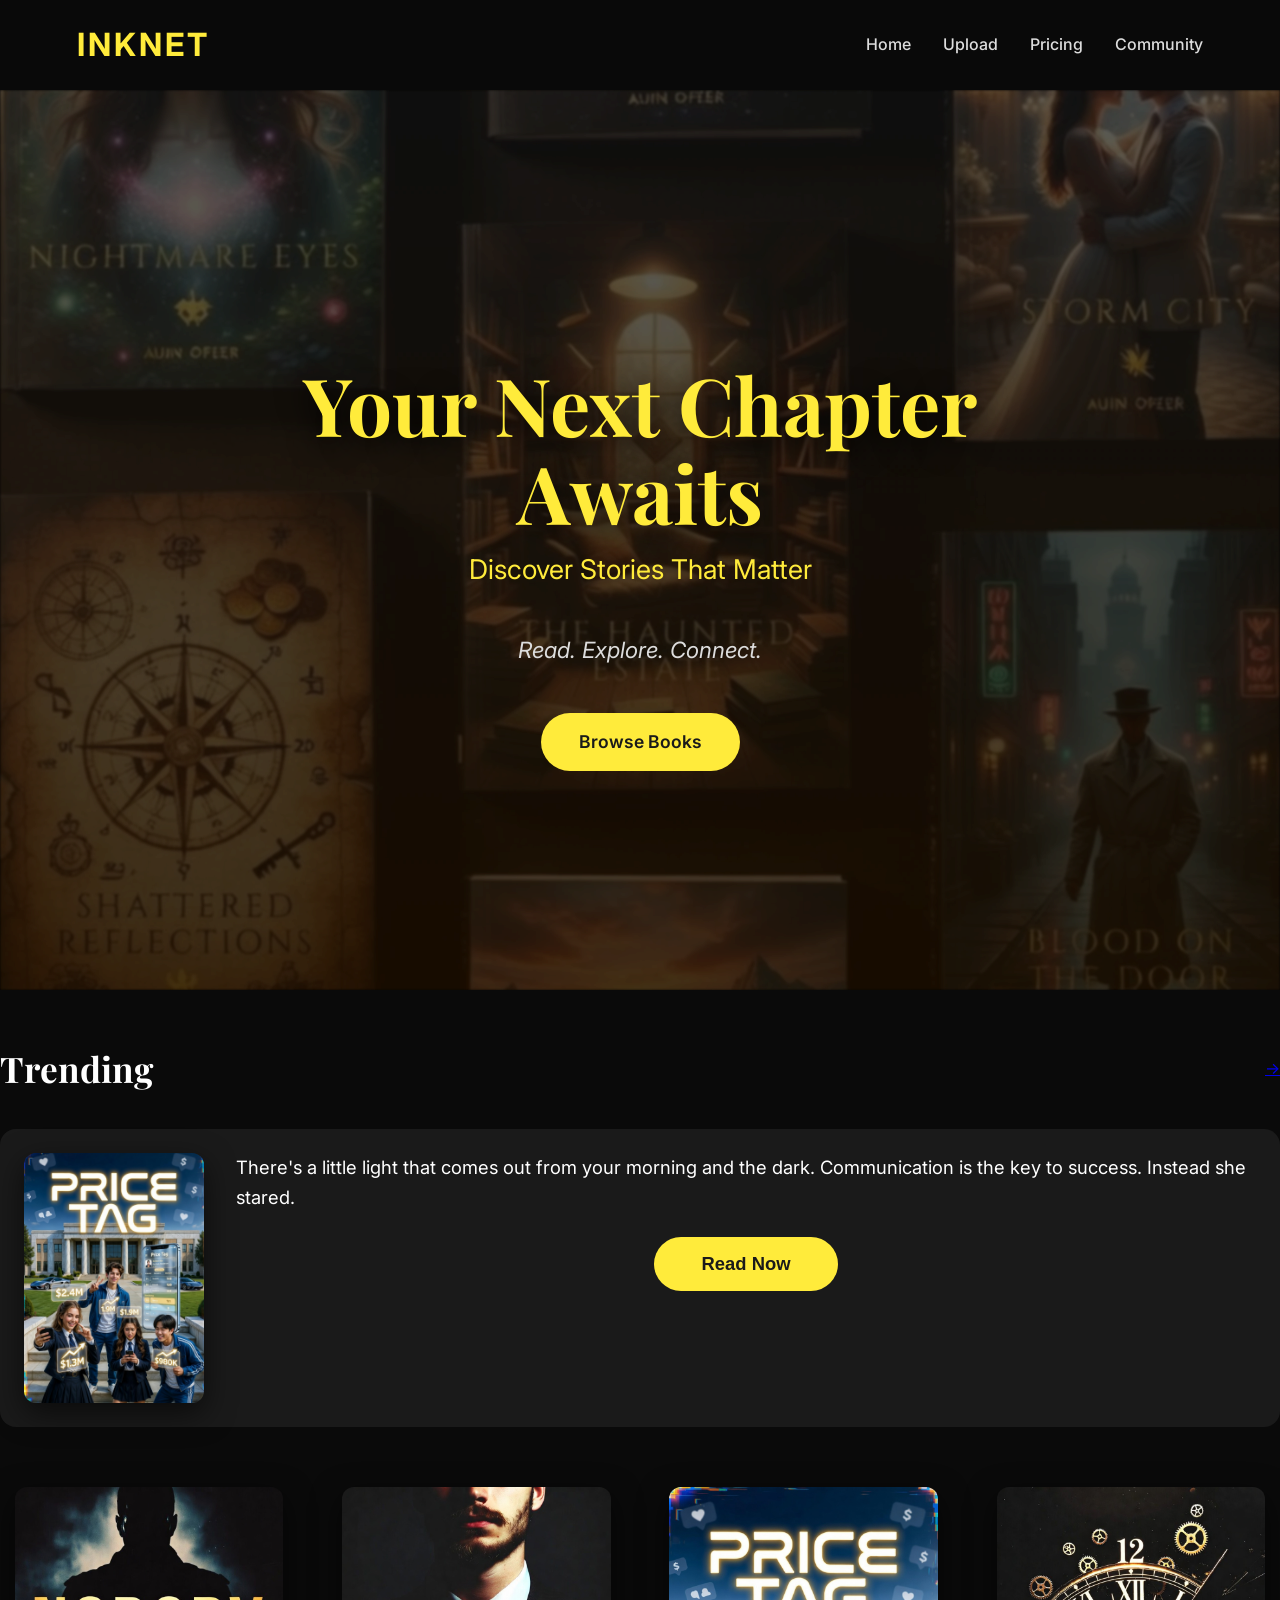
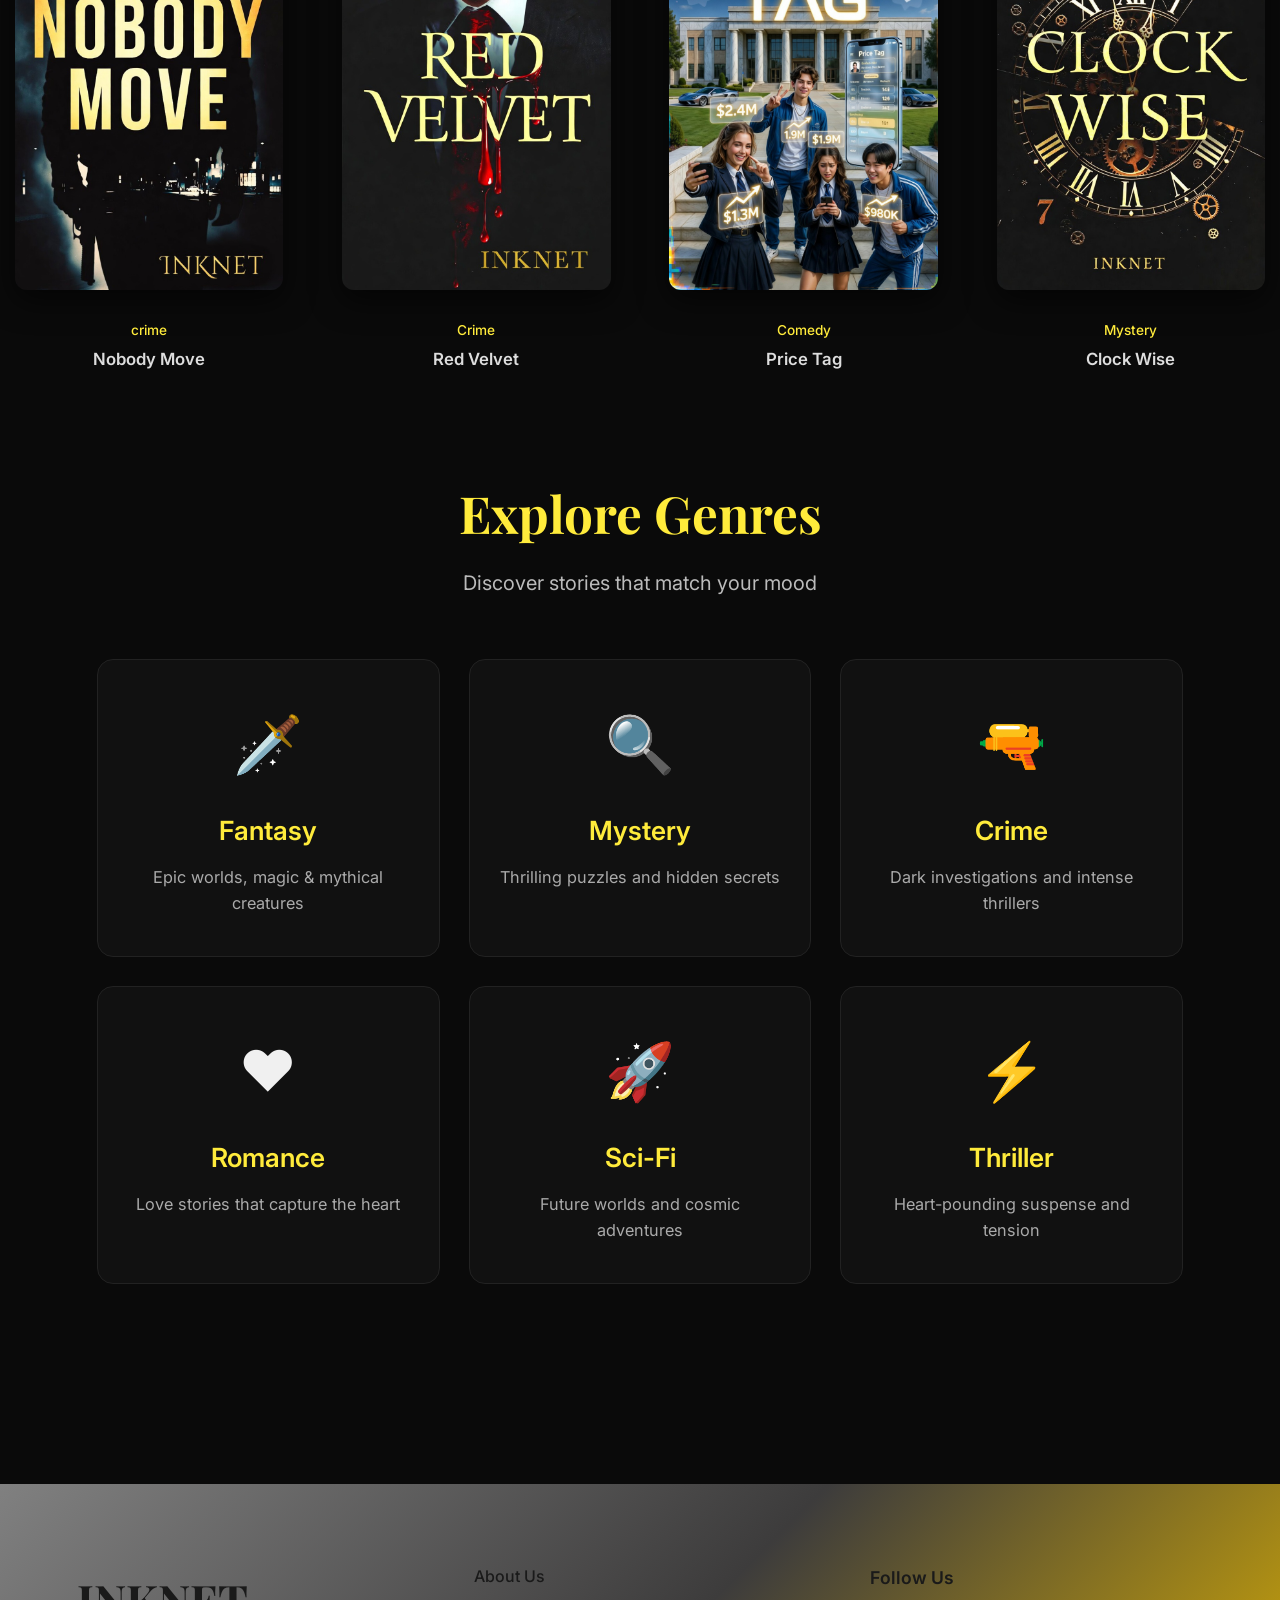
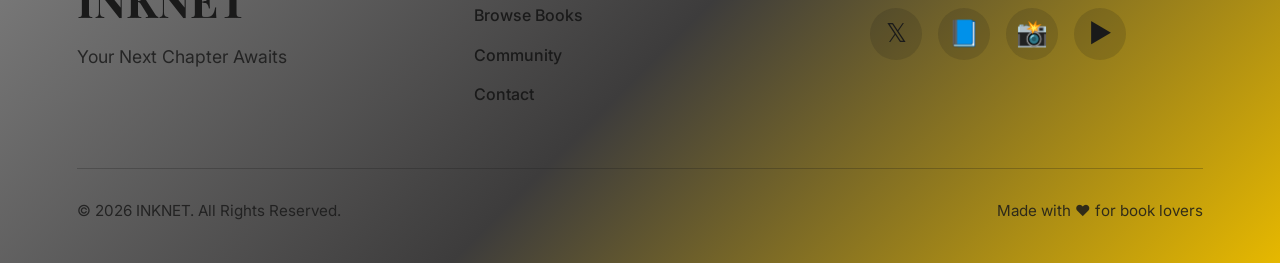
<file: index.html>
<!DOCTYPE html>
<html lang="en">
<head>
  <meta charset="UTF-8">
  <meta name="viewport" content="width=device-width, initial-scale=1.0">
  <title>LITPAGE - Your Next Chapter Awaits</title>
  <link rel="stylesheet" href="style.css">
  <link href="https://fonts.googleapis.com/css2?family=Playfair+Display:wght@400;700&family=Inter:wght@400;500;600&display=swap" rel="stylesheet">
</head>
<body>
  <!-- Header -->
  <header>
  <div class="logo">INKNET</div>
  
  <nav class="nav-links">
    <a href="index.html">Home</a>
    <!--a href="catalogue.html">Catalogue</a-->
    <a href="upload.html">Upload</a>
    <a href="#">Pricing</a>
    <a href="#">Community</a>
  </nav>

  <!-- Hamburger Menu -->
  <div class="hamburger" onclick="toggleMenu()">
    <span></span>
    <span></span>
    <span></span>
  </div>
</header>



  <!-- Hero Section -->
<!-- HERO SECTION -->
<section class="hero">
  <!-- Blurry Background -->
  <div class="hero-bg"></div>

  <!-- Content on top -->
  <div class="hero-content">
    <br><br>
    <h1>Your Next Chapter Awaits</h1>
    <p class="subtitle">Discover Stories That Matter</p>

    <p class="tagline">Read. Explore. Connect.</p>

    <div class="cta-buttons">
      <a href="catalogue.html" class="btn primary"> Browse Books</a>
      <!--a href="uploadbook.html" class="btn secondary">Upload a Book</a-->
    </div>
  </div>
</section>
<br><br>

  <!-- Main Content -->
  <!--main class="main-content">
    <div class="tablet-section">
      <div class="tablet">
        <div class="tablet-screen">
          <h2>THE LAST NIGHT</h2>
          <p class="book-text">
           Every tuesday night, Elenor Voss locked the old Willow Creek Library at 9:17 p.m <br>
           Tonight the basement door was already open.<br>
           A cold, wet breath crawled uo the stairs. The light at the bottom had gone out. then she heard it- slow, bare footsteps rising from the darkness.<br>
           she should run<br>
           Instead she stared as a tall, hunched shape blocked the faint light...and lifted its head.<br>
           Eleven years ago, a man with too many teeth had smiled and whispered he would wait for her.<br>
           He had kept hus promise <br>
           And now, the library was listening.
          </p>
        </div>
      </div>
    </div-->

    <div class="trending-section">
      <div class="trending-header">
        <h2>Trending</h2>
        <a href="catalogue.html" class="view-all">→</a>
      </div>

      <!-- Large Trending Book -->
      <div class="large-trending">
        <img src="images/pricetag.jpg" alt="Titan's Legacy" class="book-cover">
        <div class="book-info" style="flex: 1;">
          <p style="color: #ffffff; font-size: 1.15rem; line-height: 1.6; margin-bottom: 25px;" class="book-description">
            There's a little light that comes out from your morning and the dark. Communication is the key to success.  Instead she stared. 
          
          </p>
       <div style="text-align: center; margin-top: 25px;">
          <button 
          onclick="alert('opening book...')"
          style="background: #ffeb3b; color: #1a1a1a; padding: 16px 48px; font-size: 1.15rem;"
          class="btn small">Read Now</button></div> 
        </div>
      </div>

      <!-- Trending Grid -->
      <div class="trending-grid">
        <div class="book-card">
          <img src="images/nobodymove.jpg" alt="Cape Soure">
          <p class="genre">crime</p>
          <p class="title">Nobody Move</p>
        </div>
        <div class="book-card">
          <img src="images/redvelvet.jpg" alt="The Fantasy">
          <p class="genre">Crime</p>
          <p class="title">Red Velvet</p>
        </div>
         <div class="book-card">
          <img src="images/pricetag.jpg" alt="The Fantasy">
          <p class="genre">Comedy</p>
          <p class="title">Price Tag</p>
        </div>
        <div class="book-card">
          <img src="images/clockwise.jpg" alt="Mystery">
          <p class="genre">Mystery</p>
          <p class="title">Clock Wise</p>
        </div>
      </div>
    </div>
  </main>

  <section class="genres-section">
  <div class="section-header">
    <h2>Explore Genres</h2>
    <p>Discover stories that match your mood</p>
  </div>

  <div class="genres-grid">
    <div class="genre-card" data-genre="fantasy">
      <div class="genre-icon">🗡️</div>
      <h3>Fantasy</h3>
      <p>Epic worlds, magic & mythical creatures</p>
    </div>

    <div class="genre-card" data-genre="mystery">
      <div class="genre-icon">🔍</div>
      <h3>Mystery</h3>
      <p>Thrilling puzzles and hidden secrets</p>
    </div>

    <div class="genre-card" data-genre="crime">
      <div class="genre-icon">🔫</div>
      <h3>Crime</h3>
            <p>Dark investigations and intense thrillers</p>
    </div>

    <div class="genre-card" data-genre="romance">
      <div class="genre-icon">❤️</div>
      <h3>Romance</h3>
      <p>Love stories that capture the heart</p>
    </div>

    <div class="genre-card" data-genre="scifi">
      <div class="genre-icon">🚀</div>
      <h3>Sci-Fi</h3>
      <p>Future worlds and cosmic adventures</p>
    </div>

    <div class="genre-card" data-genre="thriller">
      <div class="genre-icon">⚡</div>
      <h3>Thriller</h3>
      <p>Heart-pounding suspense and tension</p>
    </div>
  </div>
</section>


<footer class="footer">
  <div class="footer-container">
    <div class="footer-top">
      <div class="footer-brand">
        <h2>INKNET</h2>
        <p>Your Next Chapter Awaits</p>
      </div>

      <div class="footer-links">
        <a href="#">About Us</a>
        <a href="#">Browse Books</a>
        <a href="#">Community</a>
        <a href="#">Contact</a>
      </div>

      <div class="footer-social">
        <p>Follow Us</p>
        <div class="social-buttons">
          <a href="#" class="social-btn">𝕏</a>
          <a href="#" class="social-btn">📘</a>
          <a href="#" class="social-btn">📸</a>
          <a href="#" class="social-btn">▶️</a>
        </div>
      </div>
    </div>

    <div class="footer-bottom">
      <p>&copy; 2026 INKNET. All Rights Reserved.</p>
      <p>Made with ❤️ for book lovers</p>
    </div>
  </div>
</footer>


  <script>
    // Simple scroll effect for header
    window.addEventListener('scroll', () => {
      document.querySelector('header').classList.toggle('scrolled', window.scrollY > 50);
    });

    // Hamburger Menu Toggle
function toggleMenu() {
  const menu = document.querySelector('.mobile-menu');
  if (!menu) {
    // Create mobile menu dynamically if it doesn't exist
    const newMenu = document.createElement('div');
    newMenu.className = 'mobile-menu';
    newMenu.innerHTML = `
      <a href="index.html">Home</a>
      <a href="catalogue.html">Catalogue</a>
      <a href="upload.html">Upload</a>
      <a href="#">Library</a>
      <a href="#">Community</a>
    `;
    document.body.appendChild(newMenu);
    newMenu.classList.add('active');
  } else {
    menu.classList.toggle('active');
  }
}

  </script>
</body>
</html>
</file>
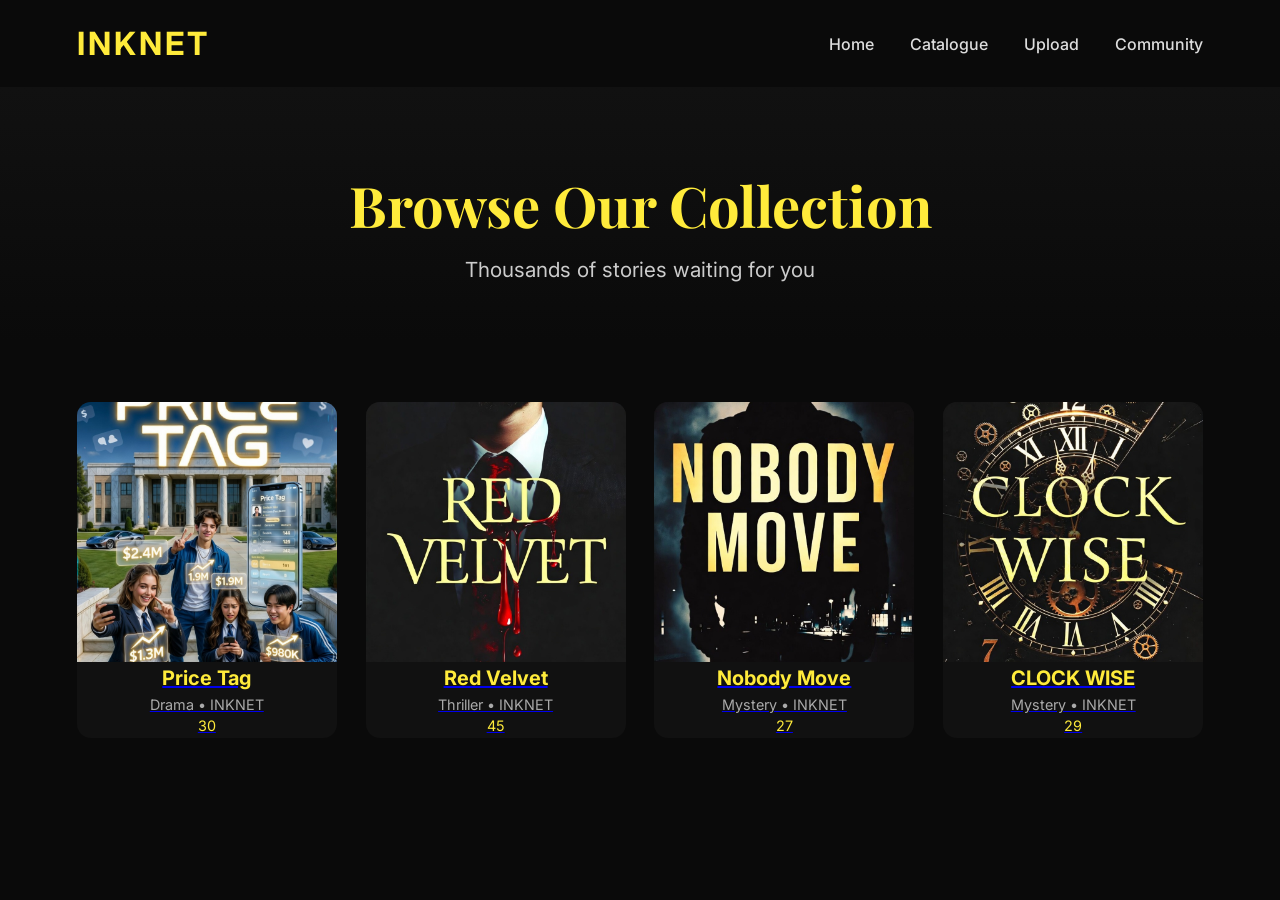
<file: catalogue.html>
<!DOCTYPE html>
<html lang="en">
<head>
  <meta charset="UTF-8">
  <meta name="viewport" content="width=device-width, initial-scale=1.0">
  <title>Catalogue - INKNET</title>
  <link href="https://fonts.googleapis.com/css2?family=Playfair+Display:wght@400;700&family=Inter:wght@400;500;600&display=swap" rel="stylesheet">
  <style>
    * { margin: 0; padding: 0; box-sizing: border-box; }
    body {
      font-family: 'Inter', sans-serif;
      background: #0a0a0a;
      color: #f0f0f0;
    }
    header {
      background: rgba(10,10,10,0.95);
      padding: 1.5rem 6%;
      display: flex;
      justify-content: space-between;
      align-items: center;
      position: sticky;
      top: 0;
      z-index: 100;
    }
    .logo { font-size: 2rem; font-weight: 700; color: #ffeb3b; letter-spacing: 3px; }
    nav a {
      color: #ddd;
      margin-left: 2rem;
      text-decoration: none;
      font-weight: 500;
    }
    nav a:hover { color: #ffeb3b; }

    .catalogue-hero {
      padding: 80px 6% 60px;
      text-align: center;
      background: linear-gradient(#111, #0a0a0a);
    }
    .catalogue-hero h1 {
      font-family: 'Playfair Display', serif;
      font-size: 3.5rem;
      color: #ffeb3b;
    }

    .books-grid {
      display: grid;
      grid-template-columns: repeat(auto-fit, minmax(180px, 1fr));
      gap: 1.8rem;
      padding: 60px 6% 100px;
      max-width: 1400px;
      margin: 0 auto;
    }
    .book-card {
      background: #111;
      border-radius: 14px;
      overflow: hidden;
      transition: all 0.4s ease;
      cursor: pointer;
    }
    .book-card:hover {
      transform: translateY(-10px);
      box-shadow: 0 20px 40px rgba(255, 235, 59, 0.2);
    }
    .book-card img {
      width: 100%;
      height: 260px;
      object-fit: cover;
    }
    .book-info {
      text-align: center;
    }
    .book-info h3 {
      color: #ffeb3b;
      font-size: 1.25rem;
      text-decoration: none;
      margin-bottom: 6px;
    }
    .book-info p {
      color: #aaa;
      font-size: 0.9rem;
      margin-bottom: 4px;

      @media (min-width: 1200px){
        grid-template-columns: repeat(4, 1fr);
        gap: 1.5rem
      }

      @media(max-width: 992px){
        .books-grid{
            grid-template-columns: repeat(2, 1fr);
            gap: 1.5rem
        }

        @media (max-width: 600px){
            .books-grid {
                grid-template-columns: (2, 1fr);
                padding: 40px 5% 80px;
            }
        }
      }

    }
  </style>
</head>
<body>
    <header>
    <div class="logo">INKNET</div>
    <nav>
      <a href="index.html">Home</a>
      <a href="catalogue.html">Catalogue</a>
      <a href="upload.html">Upload</a>
      <a href="#">Community</a>
    </nav>
  </header>

  <section class="catalogue-hero">
    <h1>Browse Our Collection</h1>
    <p style="margin-top: 15px; color: #ccc; font-size: 1.3rem;">Thousands of stories waiting for you</p>
  </section>

  <div class="books-grid">
    <!-- Example books -->
    <a href="pricetag.html" class="book-card"><img src="images/pricetag.jpg" alt="PRICE TAG"><div class="book-info"><h3>Price Tag</h3><p>Drama • INKNET</p><p style="color: #ffeb3b;">30</p></div></a>
    <a href="redvelvet.html" class="book-card"><img src="images/redvelvet.jpg" alt="RED VELVET"><div class="book-info"><h3>Red Velvet</h3><p>Thriller • INKNET</p><p style="color: #ffeb3b;">45</p></div></a>
    <a href="nobodymove.html" class="book-card"><img src="images/nobodymove.jpg" alt="NOBODY MOVE"><div class="book-info"><h3>Nobody Move</h3><p>Mystery • INKNET</p><p style="color: #ffeb3b;">27</p></div></a>
    <a href="clockwise.html" class="book-card"><img src="images/clockwise.jpg" alt="CLOCK WISE"><div class="book-info"><h3>CLOCK WISE</h3><p>Mystery • INKNET</p><p style="color: #ffeb3b;">29</p></div></a>
  </div>

</body>
</html>
</file>
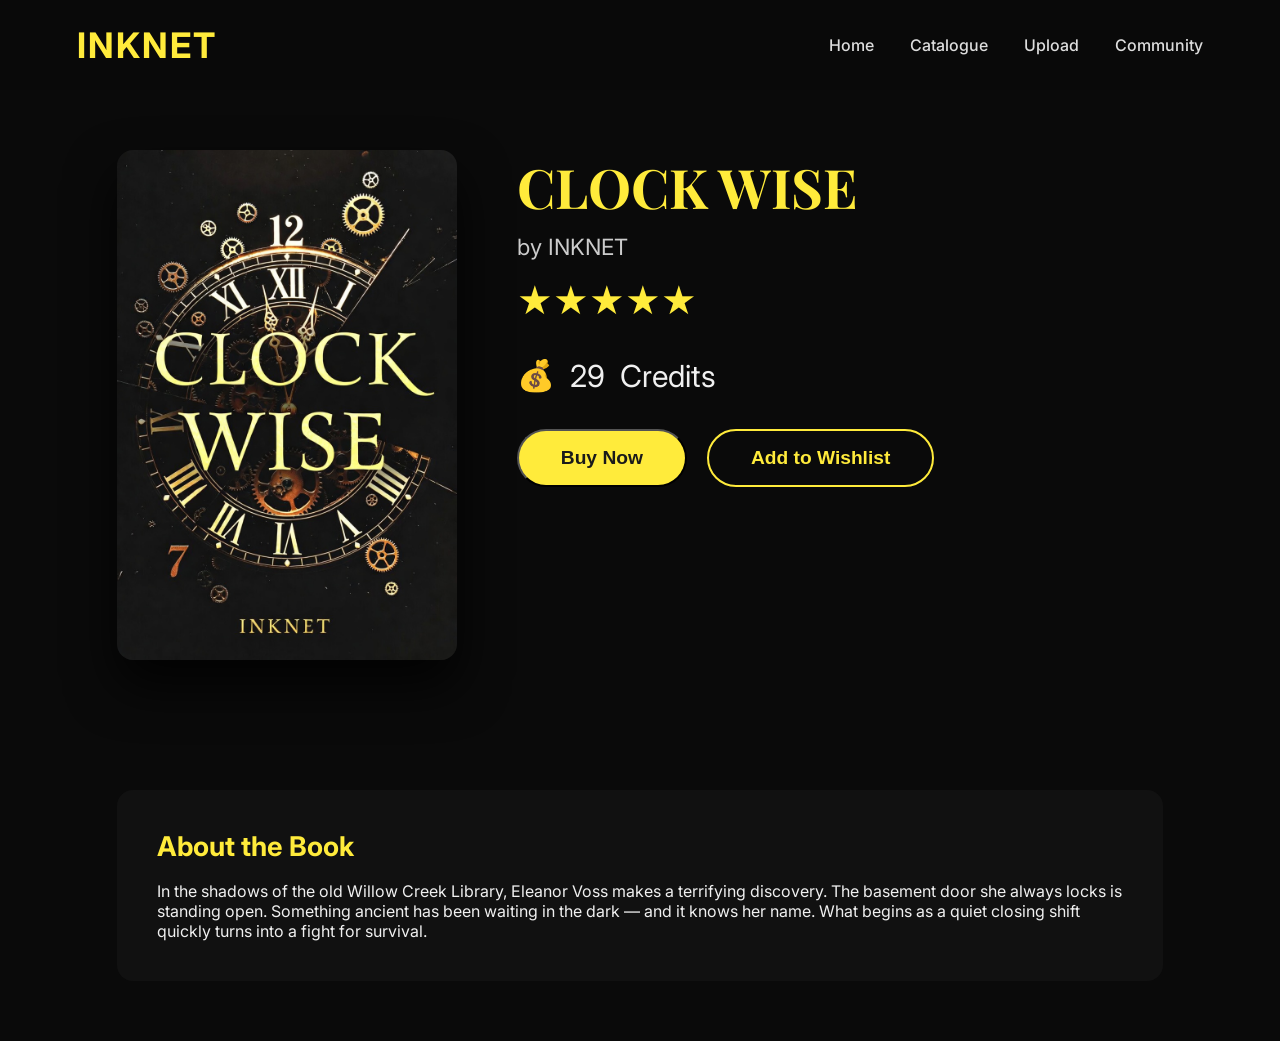
<file: clockwise.html>
<!DOCTYPE html>
<html lang="en">
<head>
  <meta charset="UTF-8">
  <meta name="viewport" content="width=device-width, initial-scale=1.0">
  <title>RED VELVET - INKNET</title>
  <link href="https://fonts.googleapis.com/css2?family=Playfair+Display:wght@400;700&family=Inter:wght@400;500;600&display=swap" rel="stylesheet">
  <style>
    * { margin:0; padding:0; box-sizing:border-box; }
    body {
      font-family: 'Inter', sans-serif;
      background: #0a0a0a;
      color: #f0f0f0;
    }
    header {
      background: rgba(10,10,10,0.95);
      padding: 1.5rem 6%;
      display: flex;
      justify-content: space-between;
      align-items: center;
      position: sticky;
      top: 0;
      z-index: 100;
    }
    .logo { 
      font-size: 2.2rem; 
      font-weight: 700; 
      color: #ffeb3b; 
      letter-spacing: 2px;
    }
    nav a {
      color: #ddd;
      margin-left: 2rem;
      text-decoration: none;
      font-weight: 500;
    }
    nav a:hover { color: #ffeb3b; }

    .book-detail {
      max-width: 1200px;
      margin: 60px auto;
      padding: 0 6%;
      display: grid;
      grid-template-columns: 340px 1fr;
      gap: 60px;
    }

    .book-cover img {
      width: 100%;
      border-radius: 16px;
      box-shadow: 0 25px 50px rgba(0,0,0,0.8);
      display: block;           /* Ensures image shows */
    }

    .book-info h1 {
      font-family: 'Playfair Display', serif;
      font-size: 3.4rem;
      color: #ffeb3b;
      margin-bottom: 10px;
    }
    .author { 
      color: #ccc; 
      font-size: 1.4rem; 
      margin-bottom: 15px; 
    }
    .stars { 
      font-size: 2.2rem; 
      color: #ffeb3b; 
      margin: 20px 0; 
    }
    .credits {
      font-size: 1.9rem;
      margin: 35px 0;
      display: flex;
      align-items: center;
      gap: 15px;
    }

    .action-buttons {
      display: flex;
      gap: 20px;
      margin-top: 30px;
    }
    .btn {
      padding: 16px 42px;
      font-size: 1.2rem;
      font-weight: 600;
      border-radius: 50px;
      cursor: pointer;
      transition: all 0.3s;
    }
    .btn-buy { 
      background: #ffeb3b; 
      color: #1a1a1a; 
    }
    .btn-buy:hover { background: #fff176; transform: translateY(-3px); }
    .btn-wishlist { 
      background: transparent; 
      border: 2px solid #ffeb3b; 
      color: #ffeb3b; 
    }

    .description {
      margin-top: 70px;
      grid-column: 1 / -1;
      background: #111;
      padding: 40px;
      border-radius: 16px;
    }
    .description h3 {
      color: #ffeb3b;
      margin-bottom: 18px;
      font-size: 1.7rem;
    }

    /* Modals */
    .modal {
      display: none;
      position: fixed;
      top: 0; left: 0;
      width: 100%; height: 100%;
      background: rgba(0,0,0,0.9);
      z-index: 1000;
      align-items: center;
      justify-content: center;
    }
    .modal-content {
      background: #111;
      padding: 40px 50px;
      border-radius: 20px;
      width: 420px;
      text-align: center;
    }
  </style>
</head>
<body>

  <header>
    <div class="logo">INKNET</div>
    <nav>
      <a href="index.html">Home</a>
      <a href="catalogue.html">Catalogue</a>
      <a href="upload.html">Upload</a>
      <a href="#">Community</a>
    </nav>
  </header>

  <div class="book-detail">
    <!-- Book Cover -->
    <div class="book-cover">
      <img src="images/clockwise.jpg" alt="CLOCK WISE">
    </div>
    
    <!-- Book Info -->
    <div class="book-info">
      <h1>CLOCK WISE</h1>
      <p class="author">by INKNET</p>
      <div class="stars">★★★★★</div>
      
      <div class="credits">
        💰 <span>29</span> Credits
      </div>

      <div class="action-buttons">
        <button class="btn btn-buy" onclick="buyNow()">Buy Now</button>
        <button class="btn btn-wishlist" onclick="addToWishlist()">Add to Wishlist</button>
      </div>
    </div>

    <!-- Description -->
    <div class="description">
      <h3>About the Book</h3>
      <p>
        In the shadows of the old Willow Creek Library, Eleanor Voss makes a terrifying discovery. 
        The basement door she always locks is standing open. Something ancient has been waiting in the dark — 
        and it knows her name. What begins as a quiet closing shift quickly turns into a fight for survival.
      </p>
    </div>
  </div>

  <!-- Buy Now Modal -->
  <div class="modal" id="buyModal">
    <div class="modal-content">
      <h2>CLOCK WISE</h2>
      <p style="font-size:1.5rem; margin:25px 0;">Cost: <strong style="color:#ffeb3b">45 Credits</strong></p>
      <button onclick="confirmPurchase()" style="background:#ffeb3b;color:#1a1a1a;padding:16px 50px;border:none;border-radius:50px;font-size:1.1rem;margin:10px;width:100%;">Pay with Credits</button>
      <button onclick="showBuyCreditsModal()" style="background:transparent;border:2px solid #ffeb3b;color:#ffeb3b;padding:16px 50px;border-radius:50px;font-size:1.1rem;margin:10px;width:100%;">Buy More Credits</button>
      <button onclick="closeModal('buyModal')" style="margin-top:15px;color:#888;">Cancel</button>
    </div>
  </div>

  <!-- Buy Credits Modal -->
  <div class="modal" id="creditsModal">
    <div class="modal-content">
      <h2>Buy Credits</h2>
      <div style="font-size:3rem; margin:30px 0; display:flex; align-items:center; justify-content:center; gap:30px;">
        <button onclick="changeAmount(-1)" style="width:70px;height:70px;font-size:2.5rem;background:#222;border:none;border-radius:50%;color:#ffeb3b;">–</button>
        <span id="creditAmount">1</span>
        <button onclick="changeAmount(1)" style="width:70px;height:70px;font-size:2.5rem;background:#222;border:none;border-radius:50%;color:#ffeb3b;">+</button>
      </div>
      <p style="font-size:1.5rem;">Total: <strong id="dollarAmount" style="color:#ffeb3b">$1</strong></p>
      
      <button onclick="purchaseCredits()" style="background:#ffeb3b;color:#1a1a1a;padding:16px 60px;border:none;border-radius:50px;font-size:1.2rem;margin-top:30px;width:100%;">Buy Now</button>
      <button onclick="closeModal('creditsModal')" style="margin-top:20px;color:#888;">Cancel</button>
    </div>
  </div>

  <script>
    let currentCredits = 120;

    function buyNow() {
      document.getElementById('buyModal').style.display = 'flex';
    }

    function closeModal(modalId) {
      document.getElementById(modalId).style.display = 'none';
    }

    function confirmPurchase() {
      if (currentCredits >= 45) {
        currentCredits -= 45;
        alert(`✅ Purchase successful!\nYou bought "CLOCK WISE"\nRemaining credits: ${currentCredits}`);
        closeModal('buyModal');
      } else {
        alert("Not enough credits!");
        closeModal('buyModal');
        showBuyCreditsModal();
      }
    }

    function showBuyCreditsModal() {
      closeModal('buyModal');
      document.getElementById('creditsModal').style.display = 'flex';
      document.getElementById('creditAmount').textContent = 1;
      document.getElementById('dollarAmount').textContent = '$1';
    }

    function changeAmount(change) {
      let amount = parseInt(document.getElementById('creditAmount').textContent);
      amount = Math.max(1, amount + change);
      document.getElementById('creditAmount').textContent = amount;
      document.getElementById('dollarAmount').textContent = '$' + amount;
    }

    function purchaseCredits() {
      const amount = parseInt(document.getElementById('creditAmount').textContent);
      currentCredits += amount;
      alert(`✅ Purchased ${amount} credits for $${amount}!\nNew balance: ${currentCredits}`);
      closeModal('creditsModal');
    }

    function addToWishlist() {
      alert('❤️ "CLOCK WISE" added to Wishlist!');
    }
  </script>
</body>
</html>
</file>
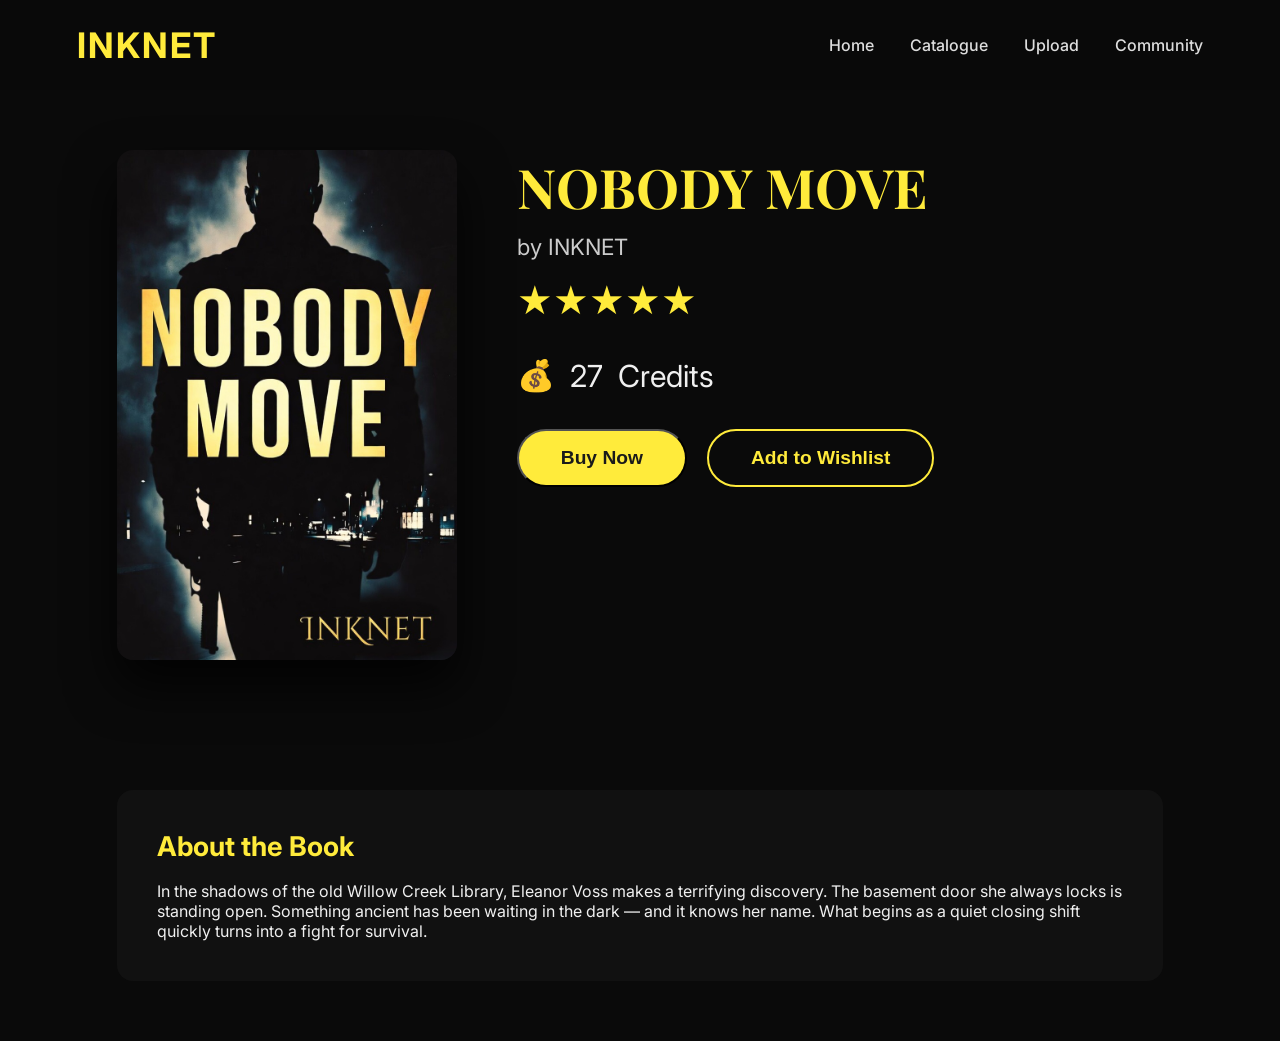
<file: nobodymove.html>
<!DOCTYPE html>
<html lang="en">
<head>
  <meta charset="UTF-8">
  <meta name="viewport" content="width=device-width, initial-scale=1.0">
  <title>RED VELVET - INKNET</title>
  <link href="https://fonts.googleapis.com/css2?family=Playfair+Display:wght@400;700&family=Inter:wght@400;500;600&display=swap" rel="stylesheet">
  <style>
    * { margin:0; padding:0; box-sizing:border-box; }
    body {
      font-family: 'Inter', sans-serif;
      background: #0a0a0a;
      color: #f0f0f0;
    }
    header {
      background: rgba(10,10,10,0.95);
      padding: 1.5rem 6%;
      display: flex;
      justify-content: space-between;
      align-items: center;
      position: sticky;
      top: 0;
      z-index: 100;
    }
    .logo { 
      font-size: 2.2rem; 
      font-weight: 700; 
      color: #ffeb3b; 
      letter-spacing: 2px;
    }
    nav a {
      color: #ddd;
      margin-left: 2rem;
      text-decoration: none;
      font-weight: 500;
    }
    nav a:hover { color: #ffeb3b; }

    .book-detail {
      max-width: 1200px;
      margin: 60px auto;
      padding: 0 6%;
      display: grid;
      grid-template-columns: 340px 1fr;
      gap: 60px;
    }

    .book-cover img {
      width: 100%;
      border-radius: 16px;
      box-shadow: 0 25px 50px rgba(0,0,0,0.8);
      display: block;           /* Ensures image shows */
    }

    .book-info h1 {
      font-family: 'Playfair Display', serif;
      font-size: 3.4rem;
      color: #ffeb3b;
      margin-bottom: 10px;
    }
    .author { 
      color: #ccc; 
      font-size: 1.4rem; 
      margin-bottom: 15px; 
    }
    .stars { 
      font-size: 2.2rem; 
      color: #ffeb3b; 
      margin: 20px 0; 
    }
    .credits {
      font-size: 1.9rem;
      margin: 35px 0;
      display: flex;
      align-items: center;
      gap: 15px;
    }

    .action-buttons {
      display: flex;
      gap: 20px;
      margin-top: 30px;
    }
    .btn {
      padding: 16px 42px;
      font-size: 1.2rem;
      font-weight: 600;
      border-radius: 50px;
      cursor: pointer;
      transition: all 0.3s;
    }
    .btn-buy { 
      background: #ffeb3b; 
      color: #1a1a1a; 
    }
    .btn-buy:hover { background: #fff176; transform: translateY(-3px); }
    .btn-wishlist { 
      background: transparent; 
      border: 2px solid #ffeb3b; 
      color: #ffeb3b; 
    }

    .description {
      margin-top: 70px;
      grid-column: 1 / -1;
      background: #111;
      padding: 40px;
      border-radius: 16px;
    }
    .description h3 {
      color: #ffeb3b;
      margin-bottom: 18px;
      font-size: 1.7rem;
    }

    /* Modals */
    .modal {
      display: none;
      position: fixed;
      top: 0; left: 0;
      width: 100%; height: 100%;
      background: rgba(0,0,0,0.9);
      z-index: 1000;
      align-items: center;
      justify-content: center;
    }
    .modal-content {
      background: #111;
      padding: 40px 50px;
      border-radius: 20px;
      width: 420px;
      text-align: center;
    }
  </style>
</head>
<body>

  <header>
    <div class="logo">INKNET</div>
    <nav>
      <a href="index.html">Home</a>
      <a href="catalogue.html">Catalogue</a>
      <a href="upload.html">Upload</a>
      <a href="#">Community</a>
    </nav>
  </header>

  <div class="book-detail">
    <!-- Book Cover -->
    <div class="book-cover">
      <img src="images/nobodymove.jpg" alt="NOBODY MOVE">
    </div>
    
    <!-- Book Info -->
    <div class="book-info">
      <h1>NOBODY MOVE</h1>
      <p class="author">by INKNET</p>
      <div class="stars">★★★★★</div>
      
      <div class="credits">
        💰 <span>27</span> Credits
      </div>

      <div class="action-buttons">
        <button class="btn btn-buy" onclick="buyNow()">Buy Now</button>
        <button class="btn btn-wishlist" onclick="addToWishlist()">Add to Wishlist</button>
      </div>
    </div>

    <!-- Description -->
    <div class="description">
      <h3>About the Book</h3>
      <p>
        In the shadows of the old Willow Creek Library, Eleanor Voss makes a terrifying discovery. 
        The basement door she always locks is standing open. Something ancient has been waiting in the dark — 
        and it knows her name. What begins as a quiet closing shift quickly turns into a fight for survival.
      </p>
    </div>
  </div>

  <!-- Buy Now Modal -->
  <div class="modal" id="buyModal">
    <div class="modal-content">
      <h2>NOBODY MOVE</h2>
      <p style="font-size:1.5rem; margin:25px 0;">Cost: <strong style="color:#ffeb3b">45 Credits</strong></p>
      <button onclick="confirmPurchase()" style="background:#ffeb3b;color:#1a1a1a;padding:16px 50px;border:none;border-radius:50px;font-size:1.1rem;margin:10px;width:100%;">Pay with Credits</button>
      <button onclick="showBuyCreditsModal()" style="background:transparent;border:2px solid #ffeb3b;color:#ffeb3b;padding:16px 50px;border-radius:50px;font-size:1.1rem;margin:10px;width:100%;">Buy More Credits</button>
      <button onclick="closeModal('buyModal')" style="margin-top:15px;color:#888;">Cancel</button>
    </div>
  </div>

  <!-- Buy Credits Modal -->
  <div class="modal" id="creditsModal">
    <div class="modal-content">
      <h2>Buy Credits</h2>
      <div style="font-size:3rem; margin:30px 0; display:flex; align-items:center; justify-content:center; gap:30px;">
        <button onclick="changeAmount(-1)" style="width:70px;height:70px;font-size:2.5rem;background:#222;border:none;border-radius:50%;color:#ffeb3b;">–</button>
        <span id="creditAmount">1</span>
        <button onclick="changeAmount(1)" style="width:70px;height:70px;font-size:2.5rem;background:#222;border:none;border-radius:50%;color:#ffeb3b;">+</button>
      </div>
      <p style="font-size:1.5rem;">Total: <strong id="dollarAmount" style="color:#ffeb3b">$1</strong></p>
      
      <button onclick="purchaseCredits()" style="background:#ffeb3b;color:#1a1a1a;padding:16px 60px;border:none;border-radius:50px;font-size:1.2rem;margin-top:30px;width:100%;">Buy Now</button>
      <button onclick="closeModal('creditsModal')" style="margin-top:20px;color:#888;">Cancel</button>
    </div>
  </div>

  <script>
    let currentCredits = 120;

    function buyNow() {
      document.getElementById('buyModal').style.display = 'flex';
    }

    function closeModal(modalId) {
      document.getElementById(modalId).style.display = 'none';
    }

    function confirmPurchase() {
      if (currentCredits >= 45) {
        currentCredits -= 45;
        alert(`✅ Purchase successful!\nYou bought "RED VELVET"\nRemaining credits: ${currentCredits}`);
        closeModal('buyModal');
      } else {
        alert("Not enough credits!");
        closeModal('buyModal');
        showBuyCreditsModal();
      }
    }

    function showBuyCreditsModal() {
      closeModal('buyModal');
      document.getElementById('creditsModal').style.display = 'flex';
      document.getElementById('creditAmount').textContent = 1;
      document.getElementById('dollarAmount').textContent = '$1';
    }

    function changeAmount(change) {
      let amount = parseInt(document.getElementById('creditAmount').textContent);
      amount = Math.max(1, amount + change);
      document.getElementById('creditAmount').textContent = amount;
      document.getElementById('dollarAmount').textContent = '$' + amount;
    }

    function purchaseCredits() {
      const amount = parseInt(document.getElementById('creditAmount').textContent);
      currentCredits += amount;
      alert(`✅ Purchased ${amount} credits for $${amount}!\nNew balance: ${currentCredits}`);
      closeModal('creditsModal');
    }

    function addToWishlist() {
      alert('❤️ "NOBODY MOVE" added to Wishlist!');
    }
  </script>
</body>
</html>
</file>
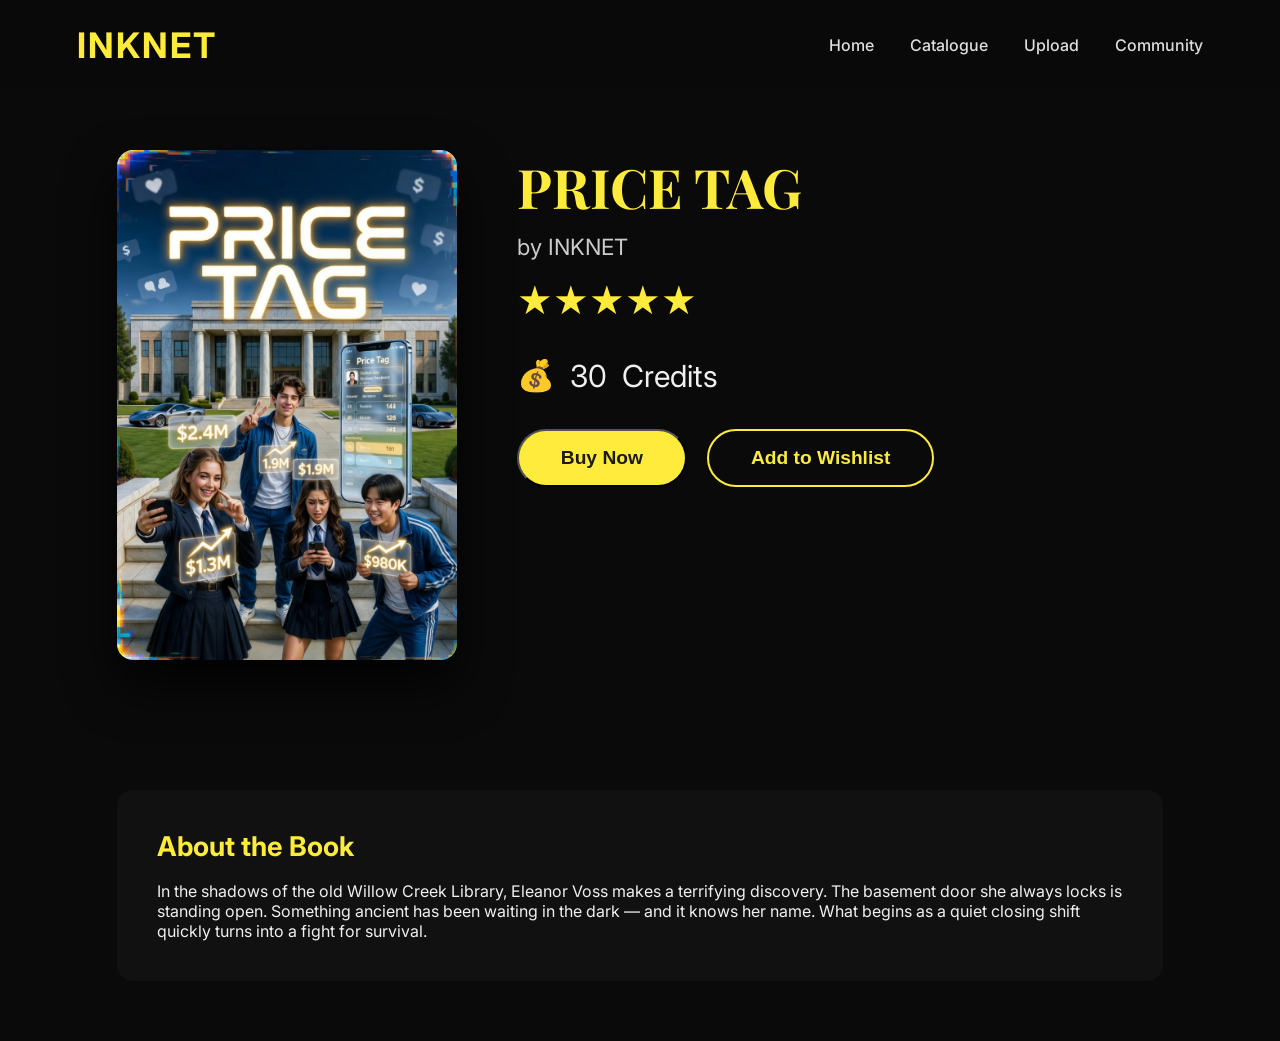
<file: pricetag.html>
<!DOCTYPE html>
<html lang="en">
<head>
  <meta charset="UTF-8">
  <meta name="viewport" content="width=device-width, initial-scale=1.0">
  <title>RED VELVET - INKNET</title>
  <link href="https://fonts.googleapis.com/css2?family=Playfair+Display:wght@400;700&family=Inter:wght@400;500;600&display=swap" rel="stylesheet">
  <style>
    * { margin:0; padding:0; box-sizing:border-box; }
    body {
      font-family: 'Inter', sans-serif;
      background: #0a0a0a;
      color: #f0f0f0;
    }
    header {
      background: rgba(10,10,10,0.95);
      padding: 1.5rem 6%;
      display: flex;
      justify-content: space-between;
      align-items: center;
      position: sticky;
      top: 0;
      z-index: 100;
    }
    .logo { 
      font-size: 2.2rem; 
      font-weight: 700; 
      color: #ffeb3b; 
      letter-spacing: 2px;
    }
    nav a {
      color: #ddd;
      margin-left: 2rem;
      text-decoration: none;
      font-weight: 500;
    }
    nav a:hover { color: #ffeb3b; }

    .book-detail {
      max-width: 1200px;
      margin: 60px auto;
      padding: 0 6%;
      display: grid;
      grid-template-columns: 340px 1fr;
      gap: 60px;
    }

    .book-cover img {
      width: 100%;
      border-radius: 16px;
      box-shadow: 0 25px 50px rgba(0,0,0,0.8);
      display: block;           /* Ensures image shows */
    }

    .book-info h1 {
      font-family: 'Playfair Display', serif;
      font-size: 3.4rem;
      color: #ffeb3b;
      margin-bottom: 10px;
    }
    .author { 
      color: #ccc; 
      font-size: 1.4rem; 
      margin-bottom: 15px; 
    }
    .stars { 
      font-size: 2.2rem; 
      color: #ffeb3b; 
      margin: 20px 0; 
    }
    .credits {
      font-size: 1.9rem;
      margin: 35px 0;
      display: flex;
      align-items: center;
      gap: 15px;
    }

    .action-buttons {
      display: flex;
      gap: 20px;
      margin-top: 30px;
    }
    .btn {
      padding: 16px 42px;
      font-size: 1.2rem;
      font-weight: 600;
      border-radius: 50px;
      cursor: pointer;
      transition: all 0.3s;
    }
    .btn-buy { 
      background: #ffeb3b; 
      color: #1a1a1a; 
    }
    .btn-buy:hover { background: #fff176; transform: translateY(-3px); }
    .btn-wishlist { 
      background: transparent; 
      border: 2px solid #ffeb3b; 
      color: #ffeb3b; 
    }

    .description {
      margin-top: 70px;
      grid-column: 1 / -1;
      background: #111;
      padding: 40px;
      border-radius: 16px;
    }
    .description h3 {
      color: #ffeb3b;
      margin-bottom: 18px;
      font-size: 1.7rem;
    }

    /* Modals */
    .modal {
      display: none;
      position: fixed;
      top: 0; left: 0;
      width: 100%; height: 100%;
      background: rgba(0,0,0,0.9);
      z-index: 1000;
      align-items: center;
      justify-content: center;
    }
    .modal-content {
      background: #111;
      padding: 40px 50px;
      border-radius: 20px;
      width: 420px;
      text-align: center;
    }
  </style>
</head>
<body>

  <header>
    <div class="logo">INKNET</div>
    <nav>
      <a href="index.html">Home</a>
      <a href="catalogue.html">Catalogue</a>
      <a href="upload.html">Upload</a>
      <a href="#">Community</a>
    </nav>
  </header>

  <div class="book-detail">
    <!-- Book Cover -->
    <div class="book-cover">
      <img src="images/pricetag.jpg" alt="PRICE TAG">
    </div>
    
    <!-- Book Info -->
    <div class="book-info">
      <h1>PRICE TAG</h1>
      <p class="author">by INKNET</p>
      <div class="stars">★★★★★</div>
      
      <div class="credits">
        💰 <span>30</span> Credits
      </div>

      <div class="action-buttons">
        <button class="btn btn-buy" onclick="buyNow()">Buy Now</button>
        <button class="btn btn-wishlist" onclick="addToWishlist()">Add to Wishlist</button>
      </div>
    </div>

    <!-- Description -->
    <div class="description">
      <h3>About the Book</h3>
      <p>
        In the shadows of the old Willow Creek Library, Eleanor Voss makes a terrifying discovery. 
        The basement door she always locks is standing open. Something ancient has been waiting in the dark — 
        and it knows her name. What begins as a quiet closing shift quickly turns into a fight for survival.
      </p>
    </div>
  </div>

  <!-- Buy Now Modal -->
  <div class="modal" id="buyModal">
    <div class="modal-content">
      <h2>PRICE TAG</h2>
      <p style="font-size:1.5rem; margin:25px 0;">Cost: <strong style="color:#ffeb3b">45 Credits</strong></p>
      <button onclick="confirmPurchase()" style="background:#ffeb3b;color:#1a1a1a;padding:16px 50px;border:none;border-radius:50px;font-size:1.1rem;margin:10px;width:100%;">Pay with Credits</button>
      <button onclick="showBuyCreditsModal()" style="background:transparent;border:2px solid #ffeb3b;color:#ffeb3b;padding:16px 50px;border-radius:50px;font-size:1.1rem;margin:10px;width:100%;">Buy More Credits</button>
      <button onclick="closeModal('buyModal')" style="margin-top:15px;color:#888;">Cancel</button>
    </div>
  </div>

  <!-- Buy Credits Modal -->
  <div class="modal" id="creditsModal">
    <div class="modal-content">
      <h2>Buy Credits</h2>
      <div style="font-size:3rem; margin:30px 0; display:flex; align-items:center; justify-content:center; gap:30px;">
        <button onclick="changeAmount(-1)" style="width:70px;height:70px;font-size:2.5rem;background:#222;border:none;border-radius:50%;color:#ffeb3b;">–</button>
        <span id="creditAmount">1</span>
        <button onclick="changeAmount(1)" style="width:70px;height:70px;font-size:2.5rem;background:#222;border:none;border-radius:50%;color:#ffeb3b;">+</button>
      </div>
      <p style="font-size:1.5rem;">Total: <strong id="dollarAmount" style="color:#ffeb3b">$1</strong></p>
      
      <button onclick="purchaseCredits()" style="background:#ffeb3b;color:#1a1a1a;padding:16px 60px;border:none;border-radius:50px;font-size:1.2rem;margin-top:30px;width:100%;">Buy Now</button>
      <button onclick="closeModal('creditsModal')" style="margin-top:20px;color:#888;">Cancel</button>
    </div>
  </div>

  <script>
    let currentCredits = 120;

    function buyNow() {
      document.getElementById('buyModal').style.display = 'flex';
    }

    function closeModal(modalId) {
      document.getElementById(modalId).style.display = 'none';
    }

    function confirmPurchase() {
      if (currentCredits >= 45) {
        currentCredits -= 45;
        alert(`✅ Purchase successful!\nYou bought "RED VELVET"\nRemaining credits: ${currentCredits}`);
        closeModal('buyModal');
      } else {
        alert("Not enough credits!");
        closeModal('buyModal');
        showBuyCreditsModal();
      }
    }

    function showBuyCreditsModal() {
      closeModal('buyModal');
      document.getElementById('creditsModal').style.display = 'flex';
      document.getElementById('creditAmount').textContent = 1;
      document.getElementById('dollarAmount').textContent = '$1';
    }

    function changeAmount(change) {
      let amount = parseInt(document.getElementById('creditAmount').textContent);
      amount = Math.max(1, amount + change);
      document.getElementById('creditAmount').textContent = amount;
      document.getElementById('dollarAmount').textContent = '$' + amount;
    }

    function purchaseCredits() {
      const amount = parseInt(document.getElementById('creditAmount').textContent);
      currentCredits += amount;
      alert(`✅ Purchased ${amount} credits for $${amount}!\nNew balance: ${currentCredits}`);
      closeModal('creditsModal');
    }

    function addToWishlist() {
      alert('❤️ "PRICE TAG" added to Wishlist!');
    }
  </script>
</body>
</html>
</file>
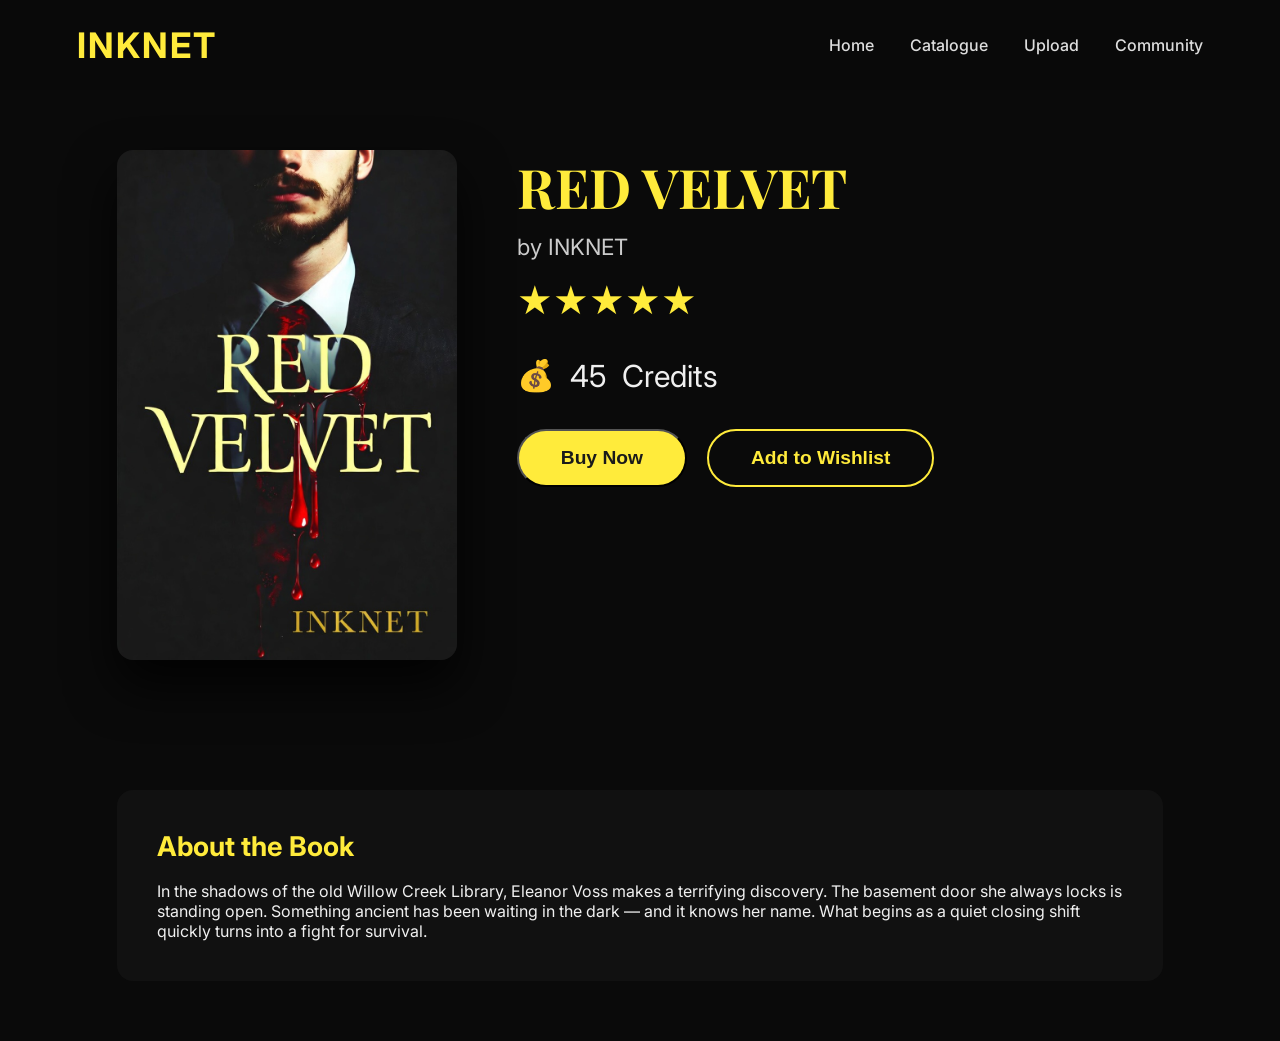
<file: redvelvet.html>
<!DOCTYPE html>
<html lang="en">
<head>
  <meta charset="UTF-8">
  <meta name="viewport" content="width=device-width, initial-scale=1.0">
  <title>RED VELVET - INKNET</title>
  <link href="https://fonts.googleapis.com/css2?family=Playfair+Display:wght@400;700&family=Inter:wght@400;500;600&display=swap" rel="stylesheet">
  <style>
    * { margin:0; padding:0; box-sizing:border-box; }
    body {
      font-family: 'Inter', sans-serif;
      background: #0a0a0a;
      color: #f0f0f0;
    }
    header {
      background: rgba(10,10,10,0.95);
      padding: 1.5rem 6%;
      display: flex;
      justify-content: space-between;
      align-items: center;
      position: sticky;
      top: 0;
      z-index: 100;
    }
    .logo { 
      font-size: 2.2rem; 
      font-weight: 700; 
      color: #ffeb3b; 
      letter-spacing: 2px;
    }
    nav a {
      color: #ddd;
      margin-left: 2rem;
      text-decoration: none;
      font-weight: 500;
    }
    nav a:hover { color: #ffeb3b; }

    .book-detail {
      max-width: 1200px;
      margin: 60px auto;
      padding: 0 6%;
      display: grid;
      grid-template-columns: 340px 1fr;
      gap: 60px;
    }

    .book-cover img {
      width: 100%;
      border-radius: 16px;
      box-shadow: 0 25px 50px rgba(0,0,0,0.8);
      display: block;           /* Ensures image shows */
    }

    .book-info h1 {
      font-family: 'Playfair Display', serif;
      font-size: 3.4rem;
      color: #ffeb3b;
      margin-bottom: 10px;
    }
    .author { 
      color: #ccc; 
      font-size: 1.4rem; 
      margin-bottom: 15px; 
    }
    .stars { 
      font-size: 2.2rem; 
      color: #ffeb3b; 
      margin: 20px 0; 
    }
    .credits {
      font-size: 1.9rem;
      margin: 35px 0;
      display: flex;
      align-items: center;
      gap: 15px;
    }

    .action-buttons {
      display: flex;
      gap: 20px;
      margin-top: 30px;
    }
    .btn {
      padding: 16px 42px;
      font-size: 1.2rem;
      font-weight: 600;
      border-radius: 50px;
      cursor: pointer;
      transition: all 0.3s;
    }
    .btn-buy { 
      background: #ffeb3b; 
      color: #1a1a1a; 
    }
    .btn-buy:hover { background: #fff176; transform: translateY(-3px); }
    .btn-wishlist { 
      background: transparent; 
      border: 2px solid #ffeb3b; 
      color: #ffeb3b; 
    }

    .description {
      margin-top: 70px;
      grid-column: 1 / -1;
      background: #111;
      padding: 40px;
      border-radius: 16px;
    }
    .description h3 {
      color: #ffeb3b;
      margin-bottom: 18px;
      font-size: 1.7rem;
    }

    /* Modals */
    .modal {
      display: none;
      position: fixed;
      top: 0; left: 0;
      width: 100%; height: 100%;
      background: rgba(0,0,0,0.9);
      z-index: 1000;
      align-items: center;
      justify-content: center;
    }
    .modal-content {
      background: #111;
      padding: 40px 50px;
      border-radius: 20px;
      width: 420px;
      text-align: center;
    }
  </style>
</head>
<body>

  <header>
    <div class="logo">INKNET</div>
    <nav>
      <a href="index.html">Home</a>
      <a href="catalogue.html">Catalogue</a>
      <a href="upload.html">Upload</a>
      <a href="#">Community</a>
    </nav>
  </header>

  <div class="book-detail">
    <!-- Book Cover -->
    <div class="book-cover">
      <img src="images/redvelvet.jpg" alt="Red Velvet">
    </div>
    
    <!-- Book Info -->
    <div class="book-info">
      <h1>RED VELVET</h1>
      <p class="author">by INKNET</p>
      <div class="stars">★★★★★</div>
      
      <div class="credits">
        💰 <span>45</span> Credits
      </div>

      <div class="action-buttons">
        <button class="btn btn-buy" onclick="buyNow()">Buy Now</button>
        <button class="btn btn-wishlist" onclick="addToWishlist()">Add to Wishlist</button>
      </div>
    </div>

    <!-- Description -->
    <div class="description">
      <h3>About the Book</h3>
      <p>
        In the shadows of the old Willow Creek Library, Eleanor Voss makes a terrifying discovery. 
        The basement door she always locks is standing open. Something ancient has been waiting in the dark — 
        and it knows her name. What begins as a quiet closing shift quickly turns into a fight for survival.
      </p>
    </div>
  </div>

  <!-- Buy Now Modal -->
  <div class="modal" id="buyModal">
    <div class="modal-content">
      <h2>RED VELVET</h2>
      <p style="font-size:1.5rem; margin:25px 0;">Cost: <strong style="color:#ffeb3b">45 Credits</strong></p>
      <button onclick="confirmPurchase()" style="background:#ffeb3b;color:#1a1a1a;padding:16px 50px;border:none;border-radius:50px;font-size:1.1rem;margin:10px;width:100%;">Pay with Credits</button>
      <button onclick="showBuyCreditsModal()" style="background:transparent;border:2px solid #ffeb3b;color:#ffeb3b;padding:16px 50px;border-radius:50px;font-size:1.1rem;margin:10px;width:100%;">Buy More Credits</button>
      <button onclick="closeModal('buyModal')" style="margin-top:15px;color:#888;">Cancel</button>
    </div>
  </div>

  <!-- Buy Credits Modal -->
  <div class="modal" id="creditsModal">
    <div class="modal-content">
      <h2>Buy Credits</h2>
      <div style="font-size:3rem; margin:30px 0; display:flex; align-items:center; justify-content:center; gap:30px;">
        <button onclick="changeAmount(-1)" style="width:70px;height:70px;font-size:2.5rem;background:#222;border:none;border-radius:50%;color:#ffeb3b;">–</button>
        <span id="creditAmount">1</span>
        <button onclick="changeAmount(1)" style="width:70px;height:70px;font-size:2.5rem;background:#222;border:none;border-radius:50%;color:#ffeb3b;">+</button>
      </div>
      <p style="font-size:1.5rem;">Total: <strong id="dollarAmount" style="color:#ffeb3b">$1</strong></p>
      
      <button onclick="purchaseCredits()" style="background:#ffeb3b;color:#1a1a1a;padding:16px 60px;border:none;border-radius:50px;font-size:1.2rem;margin-top:30px;width:100%;">Buy Now</button>
      <button onclick="closeModal('creditsModal')" style="margin-top:20px;color:#888;">Cancel</button>
    </div>
  </div>

  <script>
    let currentCredits = 120;

    function buyNow() {
      document.getElementById('buyModal').style.display = 'flex';
    }

    function closeModal(modalId) {
      document.getElementById(modalId).style.display = 'none';
    }

    function confirmPurchase() {
      if (currentCredits >= 45) {
        currentCredits -= 45;
        alert(`✅ Purchase successful!\nYou bought "RED VELVET"\nRemaining credits: ${currentCredits}`);
        closeModal('buyModal');
      } else {
        alert("Not enough credits!");
        closeModal('buyModal');
        showBuyCreditsModal();
      }
    }

    function showBuyCreditsModal() {
      closeModal('buyModal');
      document.getElementById('creditsModal').style.display = 'flex';
      document.getElementById('creditAmount').textContent = 1;
      document.getElementById('dollarAmount').textContent = '$1';
    }

    function changeAmount(change) {
      let amount = parseInt(document.getElementById('creditAmount').textContent);
      amount = Math.max(1, amount + change);
      document.getElementById('creditAmount').textContent = amount;
      document.getElementById('dollarAmount').textContent = '$' + amount;
    }

    function purchaseCredits() {
      const amount = parseInt(document.getElementById('creditAmount').textContent);
      currentCredits += amount;
      alert(`✅ Purchased ${amount} credits for $${amount}!\nNew balance: ${currentCredits}`);
      closeModal('creditsModal');
    }

    function addToWishlist() {
      alert('❤️ "RED VELVET" added to Wishlist!');
    }
  </script>
</body>
</html>
</file>
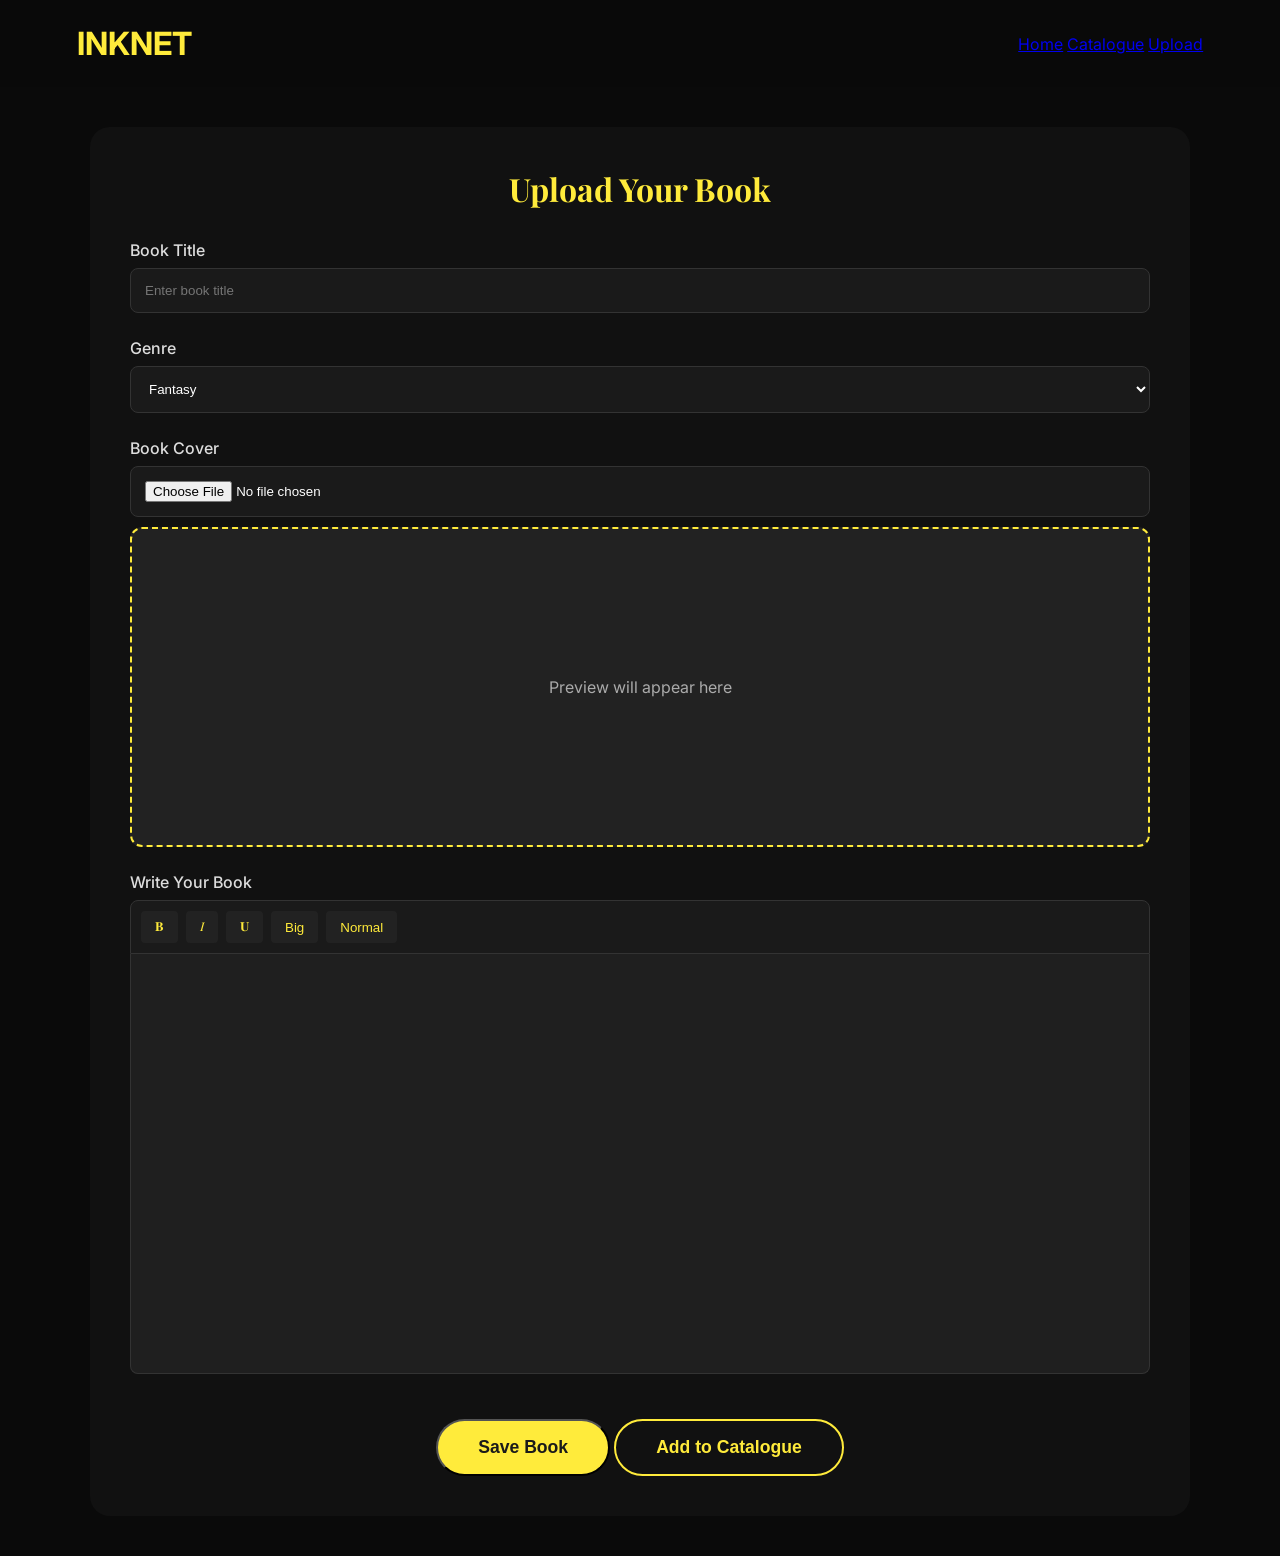
<file: uploadbook.html>
<!DOCTYPE html>
<html lang="en">
<head>
  <meta charset="UTF-8">
  <meta name="viewport" content="width=device-width, initial-scale=1.0">
  <title>Upload a Book - INKNET</title>
  <link href="https://fonts.googleapis.com/css2?family=Playfair+Display:wght@400;700&family=Inter:wght@400;500;600&display=swap" rel="stylesheet">
  <style>
    * { margin: 0; padding: 0; box-sizing: border-box; }
    body {
      font-family: 'Inter', sans-serif;
      background: #0a0a0a;
      color: #f0f0f0;
    }
    header {
      background: rgba(10,10,10,0.95);
      padding: 1.5rem 6%;
      display: flex;
      justify-content: space-between;
      align-items: center;
      position: sticky;
      top: 0;
      z-index: 100;
    }
    .logo { font-size: 2rem; font-weight: 700; color: #ffeb3b; }

    .upload-container {
      max-width: 1100px;
      margin: 40px auto;
      padding: 40px;
      background: #111;
      border-radius: 20px;
    }
    .upload-container h1 {
      font-family: 'Playfair Display', serif;
      color: #ffeb3b;
      text-align: center;
      margin-bottom: 30px;
    }

    .form-group { margin-bottom: 25px; }
    label { display: block; margin-bottom: 8px; font-weight: 500; color: #ddd; }
    input, select {
      width: 100%;
      padding: 14px;
      background: #1a1a1a;
      border: 1px solid #333;
      border-radius: 8px;
      color: #fff;
    }

    /* Rich Text Editor */
    .editor-toolbar {
      background: #1a1a1a;
      padding: 10px;
      border-radius: 8px 8px 0 0;
      display: flex;
      gap: 8px;
      border: 1px solid #333;
    }
    .editor-toolbar button {
      padding: 8px 14px;
      background: #222;
      border: none;
      color: #ffeb3b;
      cursor: pointer;
      border-radius: 4px;
    }
    #bookContent {
      width: 100%;
      min-height: 420px;
      padding: 20px;
      background: #1f1f1f;
      border: 1px solid #333;
      border-top: none;
      border-radius: 0 0 8px 8px;
      color: #eee;
      font-size: 1.1rem;
      line-height: 1.7;
      outline: none;
    }

    .cover-preview {
      width: 100%;
      height: 320px;
      background: #222;
      border-radius: 12px;
      margin-top: 10px;
      display: flex;
      align-items: center;
      justify-content: center;
      overflow: hidden;
      border: 2px dashed #ffeb3b;
    }
    .cover-preview img {
      max-width: 100%;
      max-height: 100%;
    }

    .btn {
      padding: 16px 40px;
      font-size: 1.1rem;
      font-weight: 600;
      border-radius: 50px;
      cursor: pointer;
      margin-top: 20px;
    }
    .btn-primary { background: #ffeb3b; color: #1a1a1a; }
    .btn-secondary { background: transparent; border: 2px solid #ffeb3b; color: #ffeb3b; }
  </style>
</head>
<body>

  <header>
    <div class="logo">INKNET</div>
    <nav>
      <a href="index.html">Home</a>
      <a href="catalogue.html">Catalogue</a>
      <a href="upload.html">Upload</a>
    </nav>
  </header>

  <div class="upload-container">
    <h1>Upload Your Book</h1>

    <div class="form-group">
      <label>Book Title</label>
      <input type="text" id="title" placeholder="Enter book title">
    </div>

    <div class="form-group">
      <label>Genre</label>
      <select id="genre">
        <option>Fantasy</option>
        <option>Mystery</option>
        <option>Crime</option>
        <option>Horror</option>
        <option>Thriller</option>
        <option>Romance</option>
      </select>
    </div>

    <div class="form-group">
      <label>Book Cover</label>
      <input type="file" id="coverUpload" accept="image/*">
      <div class="cover-preview" id="coverPreview">
        <p style="color:#aaa;">Preview will appear here</p>
      </div>
    </div>

    <div class="form-group">
      <label>Write Your Book</label>
      <div class="editor-toolbar">
        <button onclick="document.execCommand('bold')">𝐁</button>
        <button onclick="document.execCommand('italic')">𝐼</button>
        <button onclick="document.execCommand('underline')">𝐔</button>
        <button onclick="document.getElementById('bookContent').style.fontSize='1.4rem'">Big</button>
        <button onclick="document.getElementById('bookContent').style.fontSize='1.1rem'">Normal</button>
      </div>
      <div id="bookContent" contenteditable="true" placeholder="Start writing your story here..."></div>
    </div>

    <div style="text-align:center">
      <button class="btn btn-primary" onclick="saveBook()">Save Book</button>
      <button class="btn btn-secondary" onclick="downloadCover()">Add to Catalogue</button>
    </div>
  </div>

  <script>
    // Cover preview
    document.getElementById('coverUpload').addEventListener('change', function(e) {
      const file = e.target.files[0];
      if (file) {
        const reader = new FileReader();
        reader.onload = function(ev) {
          document.getElementById('coverPreview').innerHTML = `<img src="${ev.target.result}" alt="Cover">`;
        }
        reader.readAsDataURL(file);
      }
    });

    function saveBook() {
      alert("✅ Book saved successfully!\n\nIt has been added to your Catalogue.");
      // In a real site this would send to a backend
      window.location.href = "catalogue.html";
    }

    function downloadCover() {
      alert("📥 Cover downloaded to your laptop (demo)");
    }
  </script>
</body>
</html>
</file>
<file: style.css>
* {
  margin: 0;
  padding: 0;
  box-sizing: border-box;
}

body {
  font-family: 'Inter', sans-serif;
  background: #0a0a0a;
  color: #f0f0f0;
  overflow-x: hidden;
  line-height: 1.6;
}

/* Header */
/*header {
  position: fixed;
  top: 0;
  width: 100%;
  z-index: 1000;
  transition: all 0.3s;
}

.nav-container {
  display: flex;
  justify-content: space-between;
  align-items: center;
  padding: 1.5rem 5%;
  background: rgba(10, 10, 10, 0.95);
  backdrop-filter: blur(10px);
}

.logo {
  font-family: 'Playfair Display', serif;
  font-size: 1.8rem;
  font-weight: 700;
  letter-spacing: 2px;
  color: #f4d35e;
}

nav a {
  color: #ddd;
  text-decoration: none;
  margin-left: 2.5rem;
  font-weight: 500;
  transition: color 0.3s;
}

nav a:hover, nav a.active {
  color: #f4d35e;
}*/

/* Header */
header {
  background: rgba(10,10,10,0.98);
  padding: 1.2rem 6%;
  display: flex;
  justify-content: space-between;
  align-items: center;
  position: sticky;
  top: 0;
  z-index: 1000;
}

.logo {
  font-size: 2rem;
  font-weight: 700;
  color: #ffeb3b;
  letter-spacing: 3px;
}

.nav-links {
  display: flex;
  gap: 2rem;
}

.nav-links a {
  color: #ddd;
  text-decoration: none;
  font-weight: 500;
  transition: color 0.3s;
}

.nav-links a:hover {
  color: #ffeb3b;
}

/* Hamburger */
.hamburger {
  display: none;
  flex-direction: column;
  gap: 5px;
  cursor: pointer;
}

.hamburger span {
  width: 28px;
  height: 3px;
  background: #ffeb3b;
  border-radius: 3px;
  transition: all 0.3s;
}

/* Mobile Menu */
.mobile-menu {
  display: none;
  position: fixed;
  top: 70px;
  left: 0;
  width: 100%;
  background: #0a0a0a;
  padding: 20px 0;
  z-index: 999;
  border-top: 1px solid #333;
}

.mobile-menu a {
  display: block;
  padding: 15px 6%;
  color: #ddd;
  text-decoration: none;
  font-size: 1.1rem;
  border-bottom: 1px solid #222;
}

/* ==================== RESPONSIVE BREAKPOINTS ==================== */

@media (max-width: 992px) {
  .nav-links {
    display: none;                    /* Hide normal nav on mobile */
  }
  
  .hamburger {
    display: flex;                    /* Show hamburger */
  }
}

@media (max-width: 768px) {
  .hero h1 {
    font-size: 2.8rem;
  }
  
  .book-detail {
    grid-template-columns: 1fr;
    gap: 40px;
    padding: 0 5%;
  }
  
  .books-grid {
    grid-template-columns: repeat(2, 1fr);
    gap: 1.2rem;
    padding: 40px 5%;
  }
  
  .genres-grid {
    grid-template-columns: repeat(2, 1fr);
  }
}

/* Show mobile menu when active */
.mobile-menu.active {
  display: block;
}


/* Hero Section */
.hero {
  height: 100vh;
  background: linear-gradient(rgba(0,0,0,0.85), rgba(0,0,0,0.95)),
              url('https://source.unsplash.com/random/1920x1080/?cosmic,stars') center/cover no-repeat;
  display: flex;
  align-items: center;
  justify-content: center;
  position: relative;
  overflow: hidden;
}

.hero::before {
  content: '';
  position: absolute;
  top: 0;
  left: 0;
  width: 100%;
  height: 100%;
  background: radial-gradient(circle at center, rgba(255, 215, 0, 0.15) 0%, transparent 70%);
  pointer-events: none;
}

.hero-content {
  text-align: center;
  z-index: 2;
  max-width: 900px;
  padding: 0 20px;
}

.hero h1 {
  font-family: 'Playfair Display', serif;
  font-size: 4.2rem;
  line-height: 1.1;
  margin-bottom: 1rem;
  color: #fff;
}

.subtitle {
  font-size: 1.6rem;
  color: #f4d35e;
  margin-bottom: 3rem;
  font-weight: 400;
}

.hero-book {
  margin: 2rem 0 3rem;
}

.open-book {
  width: 720px;
  max-width: 90%;
  filter: drop-shadow(0 30px 60px rgba(0, 0, 0, 0.8));
  border-radius: 8px;
}

.tagline {
  font-size: 1.3rem;
  color: #ccc;
  margin-bottom: 2.5rem;
  font-style: italic;
}

.cta-buttons {
  display: flex;
  gap: 1.2rem;
  justify-content: center;
}

.btn {
  padding: 14px 32px;
  border: none;
  border-radius: 50px;
  font-size: 1.05rem;
  font-weight: 600;
  cursor: pointer;
  transition: all 0.3s;
}

.btn.primary {
  text-decoration: none;
  background: #f4d35e;
  color: #1a1a1a;
}

.btn.primary:hover {
  background: #ffeb99;
  transform: translateY(-3px);
}

.btn.secondary {
  text-decoration: none;
  background: transparent;
  color: #fff;
  border: 2px solid #f4d35e;
}

.btn.secondary:hover {
  background: #f4d35e;
  color: #1a1a1a;
}

/* Main Content */
.main-content {
  display: grid;
  grid-template-columns: 1fr 1.2fr;
  gap: 4rem;
  padding: 5rem 5% 8rem;
  max-width: 1400px;
  margin: 0 auto;
  background: #0f0f0f;
}

/* Tablet */
.tablet {
  background: #1a1a1a;
  border-radius: 40px;
  padding: 20px;
  width: 380px;
  margin: 0 auto;
}

.tablet-screen {
  background: #262626;
  color: #020202;
  border-radius: 20px;
  padding: 30px 25px;
  height: 780px;
  overflow: hidden;
  box-shadow: inset 0 0 30px rgba(0,0,0,0.2);
}

.tablet-screen h2 {
  font-family: 'Playfair Display', serif;
  font-size: 2rem;
  font-weight: 700;
  background: linear-gradient(90deg #ffeb3b, #f9c74f, #ffd700, #ffeb3b);
 
  background-clip: text;
  margin-bottom: 1.2rem;
}

.tablet-screen h2:hover{
  text-shadow: 0 6px 20px rgba(225, 235, 59, 0.5);
   transform: scale(1.02);
  transition: all 0.3s ease;
}

.book-text {
  font-size: 0.95rem;
  line-height: 1.8;
  color: #333;
  text-align: center;
}

/* Trending Section */
.trending-section {
  color: #fff;
}

.trending-header {
  display: flex;
  justify-content: space-between;
  align-items: center;
  margin-bottom: 2rem;
}

.trending-header h2 {
  font-size: 2.2rem;
  font-family: 'Playfair Display', serif;
}

.large-trending {
  display: flex;
  gap: 2rem;
  margin-bottom: 3rem;
  background: #1a1a1a;
  padding: 1.5rem;
  border-radius: 16px;
  margin-bottom: 60px;
}

.book-cover {
  width: 180px;
  height: 250px;
  object-fit: cover;
  border-radius: 12px;
  box-shadow: 0 10px 30px rgba(0,0,0,0.6);

}

.book-info p {
  text-decoration: none;
  margin-bottom: 1rem;
  line-height: 1.6;
  color: #fff;
}

.btn-small{
background: #ffeb3b;
color: #ccc;
}

.trending-grid {
  display: grid;
  grid-template-columns: repeat(3, 1fr);
  gap: 1.5rem;
}

.book-card {
  text-align: center;
}

.book-card img {
  width: 100%;
  border-radius: 8px;
  margin-bottom: 0.8rem;
  box-shadow: 0 10px 25px rgba(0,0,0,0.5);
}

.genre {
  color: #f4d35e;
  font-size: 0.85rem;
  font-weight: 500;
}

.title {
  font-weight: 600;
  margin-top: 4px;
}

/* Responsive */
/*@media (max-width: 1024px) {
  .main-content {
    grid-template-columns: 1fr;
    text-align: center;
  }
  
  .hero h1 {
    font-size: 3.2rem;
  }
}

@media (max-width: 768px) {
  .cta-buttons {
    flex-direction: column;
    align-items: center;
  }
}*/

.hero {
  position: relative;
  height: 100vh;
  min-height: 700px;
  display: flex;
  align-items: center;
  justify-content: center;
  overflow: hidden;
  text-align: center;
}


.hero-bg {
  position: absolute;
  top: 0;
  left: 0;
  width: 100%;
  height: 100%;
  background-image: url('banner.jpg');
  background-size: cover;
  background-position: center;
  filter: blur(12px) brightness(0.75);
  z-index: 1;
}


/* Dark overlay for better text readability */
.hero-bg::after {
  content: '';
  position: absolute;
  top: 0;
  left: 0;
  width: 100%;
  height: 100%;
  background: linear-gradient(rgba(10, 10, 10, 0.78), rgba(20, 10, 0, 0.88));
  z-index: 2;
}

.hero-content {
  position: relative;
  z-index: 3;
  max-width: 920px;
  padding: 0 20px;
}


.hero h1 {
  color: #ffeb3b !important;
  text-shadow: 0 6px 25px rgba(0, 0, 0, 0.95);
  font-size: 4.2rem;
}

.subtitle {
  color: #ffeb3b !important;
  font-size: 1.75rem;
}


.hero-book {
  margin: 2.5rem 0 3rem;
}

.open-book {
  width: 720px;
  max-width: 88%;
  border-radius: 12px;
  box-shadow: 0 40px 90px rgba(0, 0, 0, 0.85);
  position: relative;
  z-index: 4;
}

.tagline {
  font-size: 1.45rem;
  color: #ddd;
  margin-bottom: 2.8rem;
  font-style: italic;
}

.cta-buttons {
  display: flex;
  gap: 1.5rem;
  justify-content: center;
  flex-wrap: wrap;
}

.btn {
  padding: 16px 36px;
  font-size: 1.15rem;
  font-weight: 600;
  border-radius: 50px;
  cursor: pointer;
  transition: all 0.3s ease;
  border: none;
}

.btn.primary {
  background: #ffeb3b;
  color: #1a1a1a;
}

.btn.primary:hover {
  background: #fff176;
  transform: translateY(-4px);
  box-shadow: 0 10px 25px rgba(255, 235, 59, 0.4);
}

.btn.secondary {
  background: transparent;
  color: white;
  border: 2.5px solid #ffeb3b;
}

.btn.secondary:hover {
  background: #ffeb3b;
  color: #1a1a1a;
}

/* Responsive */
@media (max-width: 768px) {
  .hero h1 {
    font-size: 3.2rem;
  }
  .subtitle {
    font-size: 1.4rem;
  }
  .open-book {
    width: 580px;
  }
}

/* Make book cards responsive and add hover effect */
.trending-grid {
  display: grid;
  grid-template-columns: repeat(auto-fit, minmax(160px, 1fr));
  gap: 1.8rem;
  margin-top: 20px;
}

.book-card {
  transition: all 0.4s ease;
  cursor: pointer;                    /* Changes cursor to hand/pointer */
  position: relative;
  border-radius: 12px;
}

.book-card img {
  width: 90%;
  border-radius: 12px;
  box-shadow: 0 10px 30px rgba(0, 0, 0, 0.6);
  transition: all 0.4s ease;
  height: 250pxx;
}

/* Hover Effect - Book becomes larger + slight lift */
.book-card:hover {
  transform: scale(1.12) translateY(-12px);   /* Makes it bigger and lifts up */
  z-index: 10;
}

.book-card:hover img {
  box-shadow: 0 25px 50px rgba(255, 235, 59, 0.3);  /* Adds yellow glow on hover */
}

/* Title and genre styling */
.book-card .genre {
  color: #ffeb3b;
  font-size: 0.85rem;
  margin-top: 10px;
  font-weight: 500;
  transition: color 0.3s;
 
}

.book-card:hover .genre {
  color: #fff;
}

.book-card .title {
  font-size: 1.05rem;
  font-weight: 600;
  margin-top: 4px;
  color: #ddd;
  transition: color 0.3s;
}

.book-card:hover .title {
  color: #ffeb3b;
}

/* Optional: Add a subtle shine effect */
.book-card::after {
  content: '';
  position: absolute;
  top: -50%;
  left: -50%;
  width: 40%;
  height: 200%;
  background: linear-gradient(
    120deg,
    transparent,
    rgba(255, 235, 59, 0.25),
    transparent
  );
  transform: skewX(-25deg);
  transition: all 0.7s;
  opacity: 0;
  pointer-events: none;
}

.book-card:hover::after {
  opacity: 1;
  left: 120%;
}

.hero {
  position: relative;
  height: 100vh;
  min-height: 680px;
  display: flex;
  align-items: center;
  justify-content: center;
  text-align: center;
  overflow: hidden;
}

.hero-bg {
  position: absolute;
  top: 0;
  left: 0;
  width: 100%;
  height: 100%;
  background-image: url('images/banner.jpg');   /* Change this if your file name is different */
  background-size: cover;
  background-position: center;
  filter: blur(1px) brightness(1.75);
  z-index: 1;
}

.hero-bg::after {
  content: '';
  position: absolute;
  top: 0;
  left: 0;
  width: 100%;
  height: 100%;
  background: linear-gradient(
    rgba(10, 10, 10, 0.82),
    rgba(15, 8, 0, 0.9)
  );
  z-index: 2;
}

.hero-content {
  position: relative;
  z-index: 3;
  max-width: 900px;
  padding: 0 25px;
}

.hero h1 {
  font-family: 'Playfair Display', serif;
  font-size: 5.0rem;
  color: #ffeb3b;
  margin-bottom: 0.8rem;
  text-shadow: 0 6px 30px rgba(0, 0, 0, 0.95);
}

.subtitle {
  font-size: 1.7rem;
  color: #ffeb3b;
  margin-bottom: 2.5rem;
}

.hero-book {
  margin: 2rem 0 3rem;
}

.open-book {
  width: 680px;
  max-width: 85%;
  border-radius: 12px;
  box-shadow: 0 40px 90px rgba(0, 0, 0, 0.85);
}

.tagline {
  font-size: 1.4rem;
  color: #ddd;
  margin-bottom: 2.8rem;
  font-style: italic;
}

.cta-buttons {
  display: flex;
  gap: 1.5rem;
  justify-content: center;
  flex-wrap: wrap;
}

.btn {
  padding: 15px 38px;
  font-size: 1.1rem;
  font-weight: 600;
  border-radius: 50px;
  cursor: pointer;
  transition: all 0.3s;
}

.btn.primary {
  background: #ffeb3b;
  color: #1a1a1a;
}

.btn.primary:hover {
  background: #fff176;
  transform: translateY(-3px);
}

.btn.secondary {
  background: transparent;
  color: #fff;
  border: 2.5px solid #ffeb3b;
}

.btn.secondary:hover {
  background: #ffeb3b;
  color: #1a1a1a;
}

.genres-section {
  padding: 100px 6% 120px;
  background: #0a0a0a;
  text-align: center;
}

.section-header h2 {
  font-family: 'Playfair Display', serif;
  font-size: 3.2rem;
  color: #ffeb3b;
  margin-bottom: 12px;
}

.section-header p {
  font-size: 1.25rem;
  color: #bbb;
  max-width: 600px;
  margin: 0 auto 60px;
}

/*.genres-grid {
  display: grid;
  grid-template-columns: repeat(auto-fit, minmax(230px, 1fr));
  gap: 2rem;
  max-width: 1400px;
  margin: 0 auto;
  padding: 0 20;
  width: 100%;
  box-sizing: border-box;
  
}*/



.genre-card {
  background: #111;
  border-radius: 16px;
  padding: 40px 25px;
  transition: all 0.4s ease;
  cursor: pointer;
  border: 1px solid #222;
  position: relative;
  overflow: hidden;
}

.genre-card::before {
  content: '';
  position: absolute;
  top: 0;
  left: 0;
  width: 100%;
  height: 4px;
  background: linear-gradient(90deg, #ffeb3b, #ffd700);
  transform: scaleX(0);
  transition: transform 0.4s ease;
}

.genre-card:hover {
  transform: translateY(-15px) scale(1.04);
  box-shadow: 0 25px 50px rgba(255, 235, 59, 0.15);
  border-color: #ffeb3b;
}

.genre-card:hover::before {
  transform: scaleX(1);
}

.genre-icon {
  font-size: 3.5rem;
  margin-bottom: 20px;
  transition: transform 0.4s ease;
}

.genre-card:hover .genre-icon {
  transform: scale(1.2) rotate(8deg);
}

.genre-card h3 {
  font-size: 1.65rem;
  color: #ffeb3b;
  margin-bottom: 12px;
  font-weight: 600;
}

.genre-card p {
  color: #aaa;
  line-height: 1.6;
  font-size: 1.02rem;
}

/* Responsive */
@media (max-width: 768px) {
  .genres-section {
    padding: 80px 5% 90px;
  }
  
  .section-header h2 {
    font-size: 2.6rem;
  }
}


.footer {
  background: linear-gradient(135deg, grey, #3d3c3c, #e6b800);
  color: #1a1a1a;
  padding: 80px 6% 40px;
  margin-top: 80px;
}

.footer-container {
  max-width: 1400px;
  margin: 0 auto;
}

.footer-top {
  display: grid;
  grid-template-columns: 1fr 1fr 1fr;
  gap: 4rem;
  margin-bottom: 60px;
}

.footer-brand h2 {
  font-family: 'Playfair Display', serif;
  font-size: 2.8rem;
  margin-bottom: 8px;
  color: #1a1a1a;
}

.footer-brand p {
  font-size: 1.1rem;
  opacity: 0.85;
}

.footer-links {
  display: flex;
  flex-direction: column;
  gap: 14px;
}

.footer-links a {
  color: #1a1a1a;
  text-decoration: none;
  font-weight: 500;
  transition: all 0.3s;
}

.footer-links a:hover {
  color: #111;
  padding-left: 8px;
}

.footer-social p {
  margin-bottom: 16px;
  font-weight: 600;
  font-size: 1.1rem;
}

.social-buttons {
  display: flex;
  gap: 16px;
}

.social-btn {
  width: 52px;
  height: 52px;
  background: rgba(26, 26, 26, 0.15);
  color: #1a1a1a;
  font-size: 1.6rem;
  display: flex;
  align-items: center;
  justify-content: center;
  border-radius: 50%;
  transition: all 0.4s ease;
  text-decoration: none;
}

.social-btn:hover {
  background: #1a1a1a;
  color: #ffeb3b;
  transform: translateY(-6px) scale(1.1);
}

.footer-bottom {
  border-top: 1px solid rgba(26, 26, 26, 0.3);
  padding-top: 30px;
  display: flex;
  justify-content: space-between;
  flex-wrap: wrap;
  gap: 15px;
  font-size: 0.95rem;
  opacity: 0.85;
}

/* ==================== MOBILE FIXES ==================== */

@media (max-width: 768px) {
  
  /* Fix background shifting */
  .hero {
    height: 100vh;
    min-height: 650px;
    overflow: hidden;
  }

  .hero-bg {
    background-size: cover;
    background-position: center;
   /* filter: blur(12px) brightness(0.75);*/
  }

  /* Make buttons side by side on mobile */
  .cta-buttons {
    display: flex;
    flex-direction: row;
    gap: 12px;
    justify-content: center;
    flex-wrap: wrap;
  }

  .cta-buttons .btn {
    padding: 14px 28px;
    font-size: 1.05rem;
    min-width: 160px;
  }

  /* Improve hero text on mobile */
  .hero h1 {
    font-size: 2.6rem;
    line-height: 1.1;
  }

  .subtitle {
    font-size: 1.4rem;
  }

  /* Make sure content doesn't overflow */
  .hero-content {
    padding: 0 20px;
  }

  /* Fix any unwanted horizontal scroll */
  body {
    overflow-x: hidden;
  }
}


/* ==================== MOBILE FIXES ==================== */

@media (max-width: 768px) {
  
  /* Fix background shifting */
  /*.hero {
    height: 100vh;
    min-height: 650px;
    overflow: hidden;
  }

  .hero-bg {
    background-size: cover;
    background-position: center;
    filter: blur(12px) brightness(0.75);
  }

  /* Make buttons side by side on mobile */
  .cta-buttons {
    display: flex !important;
    flex-direction: row !important;
    gap: 12px !important;
    justify-content: center !important;
    flex-wrap: wrap !important;
  }

  .cta-buttons .btn {
    padding: 14px 24px !important;
    font-size: 1.05rem !important;
    min-width: 155px !important;
  }

  .hero{
    height: 85vh !important;
    min-height: 520px !important;
  }

  /* Improve hero text on mobile */
  .hero h1 {
    font-size: 2.4rem !important;
    line-height: 1.1;
  }

  .subtitle {
    font-size: 1.35rem !important;
  }

  /* Make sure content doesn't overflow */
  .hero-content {
    padding: 0 20px;
  }

  .open-book{
    width: 85% !important;
    max-width: 490px !important;
  }

  /* Fix any unwanted horizontal scroll */
  body {
    overflow-x: hidden;
  }
}


/* Responsive */
@media (max-width: 992px) {
  .footer-top {
    grid-template-columns: 1fr 1fr;
  }
}

@media (max-width: 768px) {
  .footer-top {
    grid-template-columns: 1fr;
    text-align: center;
  }
  
  .footer-bottom {
    flex-direction: column;
    text-align: center;
  }
}

/* ==================== GENRES SECTION - MOBILE FIX (2 per row) ==================== */

.genres-grid {
  display: grid;
  grid-template-columns: repeat(auto-fit, minmax(260px, 1fr));
  gap: 1.8rem;
  max-width: 1400px;
  margin: 0 auto;
  padding: 0 20px;
}

/* Force 2 columns on mobile */
@media (max-width: 768px) {
  .genres-grid {
    grid-template-columns: repeat(2, 1fr);   /* 2 genres per row on mobile */
    gap: 1.2rem;
    padding: 0 15px;
  }
  
  .genre-card {
    padding: 30px 20px;
  }
  
  .genre-icon {
    font-size: 2.8rem;
  }
  
  .genre-card h3 {
    font-size: 1.45rem;
  }
}

/* On larger screens, allow more columns */
@media (min-width: 769px) {
  .genres-grid {
    grid-template-columns: repeat(auto-fit, minmax(260px, 1fr));
  }
}

@media  (max-width){
  .footer-top{
    grid-template-columns: 1fr;
    text-align: center;
    gap: 40PX;
  }

  .social-buttons{
    gap: 20PX;
  }
  
  .social-btn{
    width: 55px;
    height: 55px;
    font-size: 2rem;
  }
}
</file>
